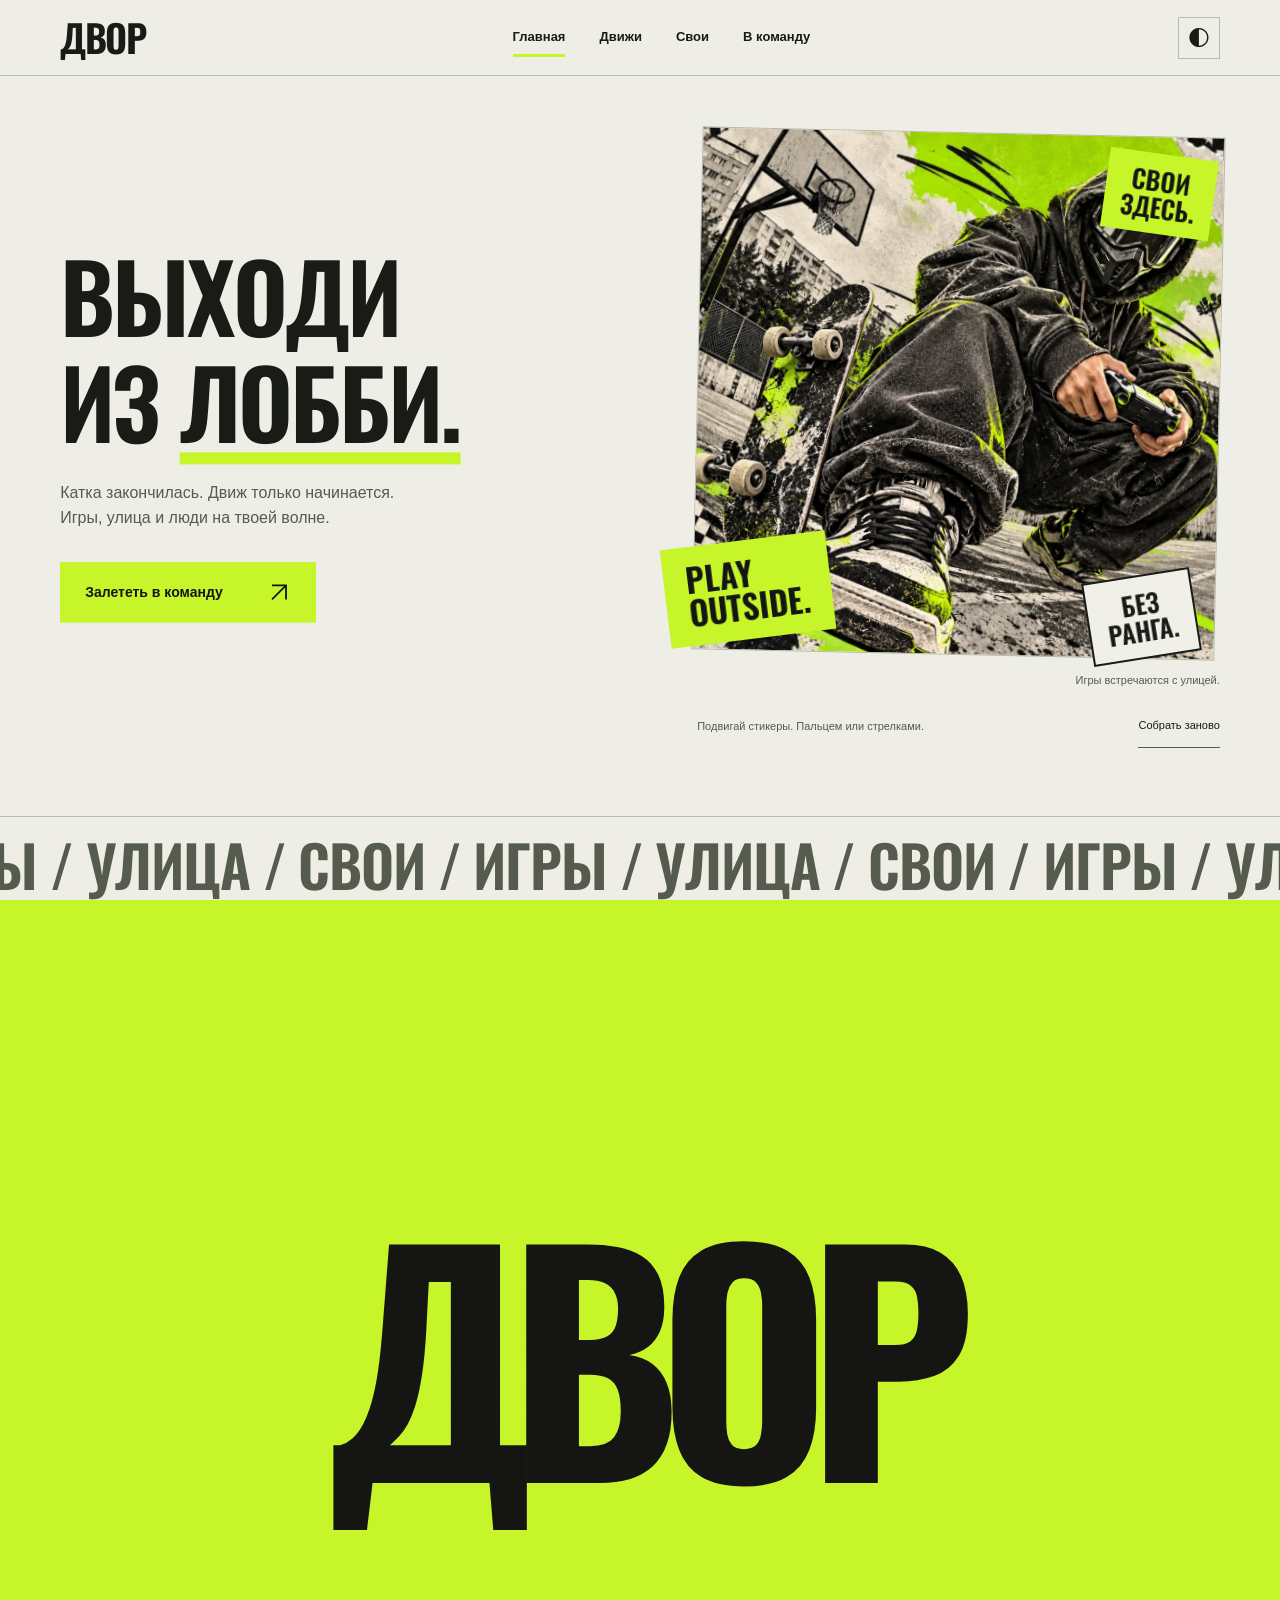
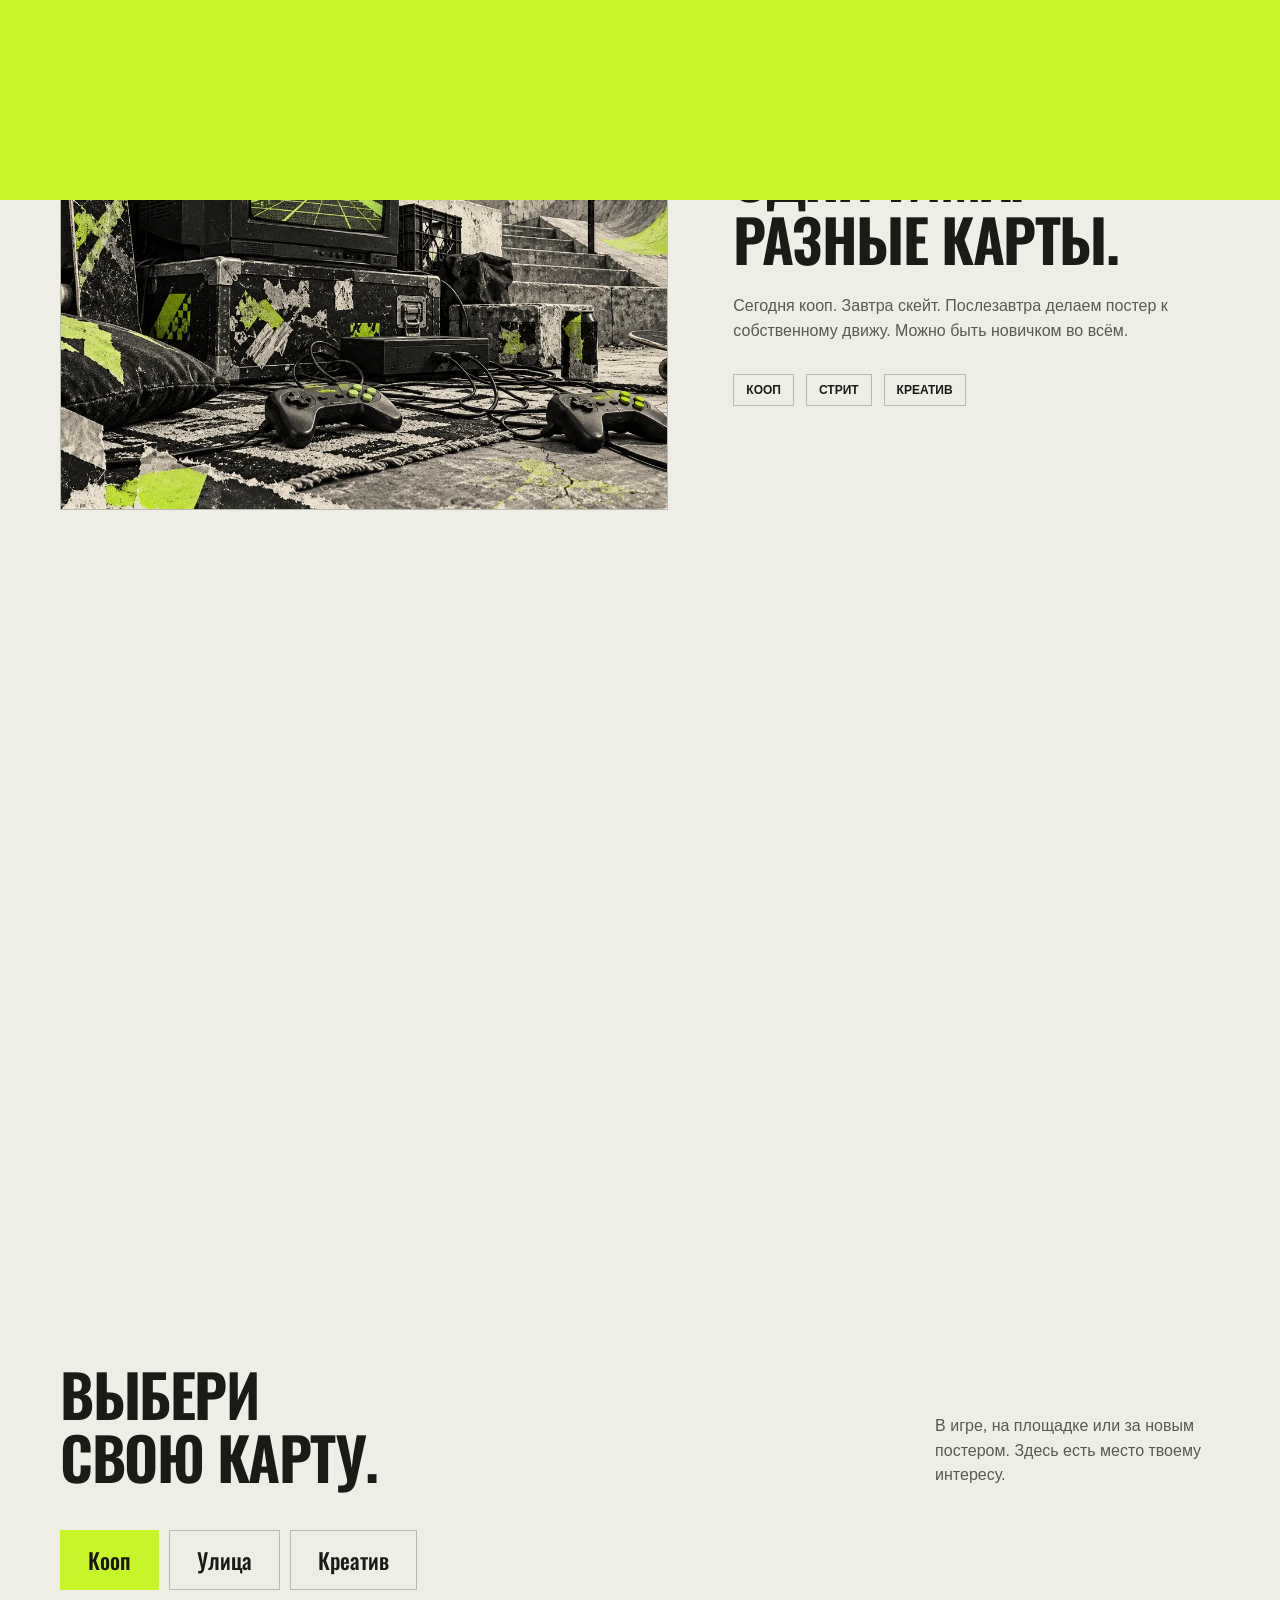
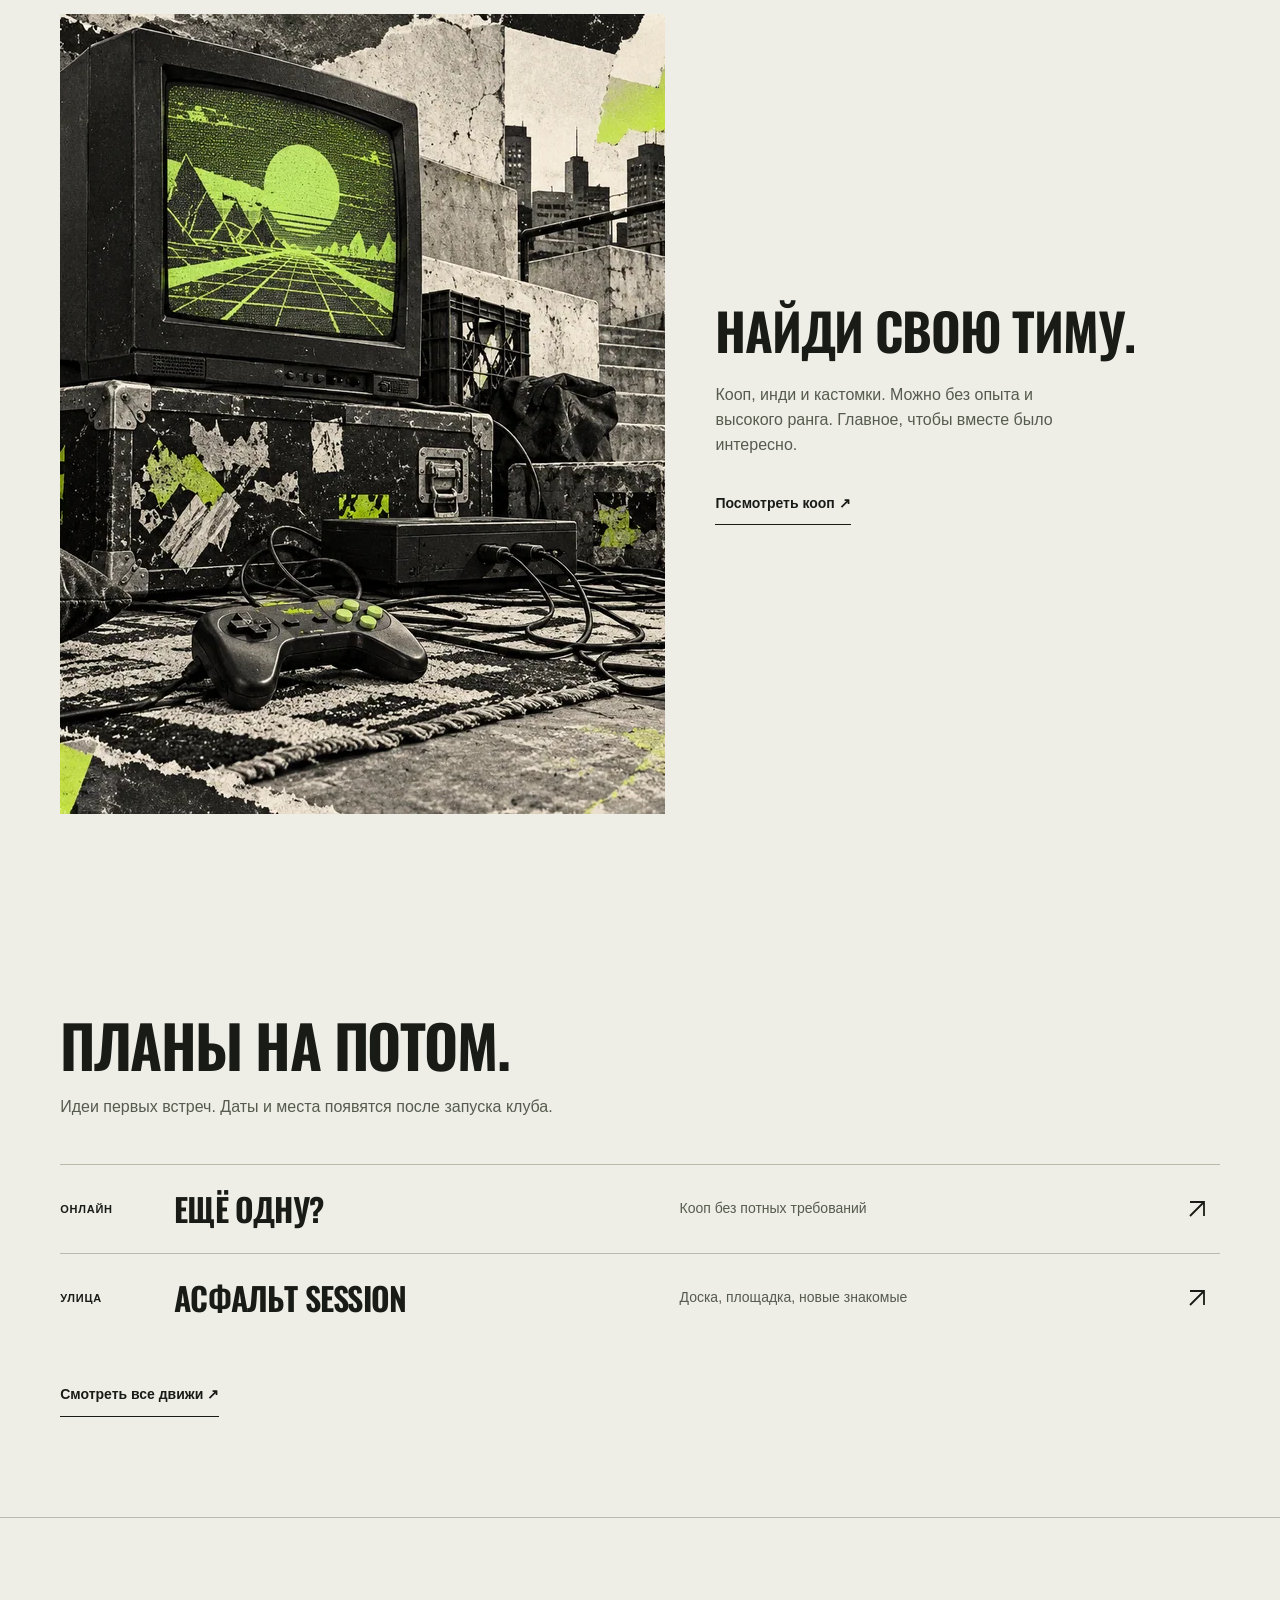
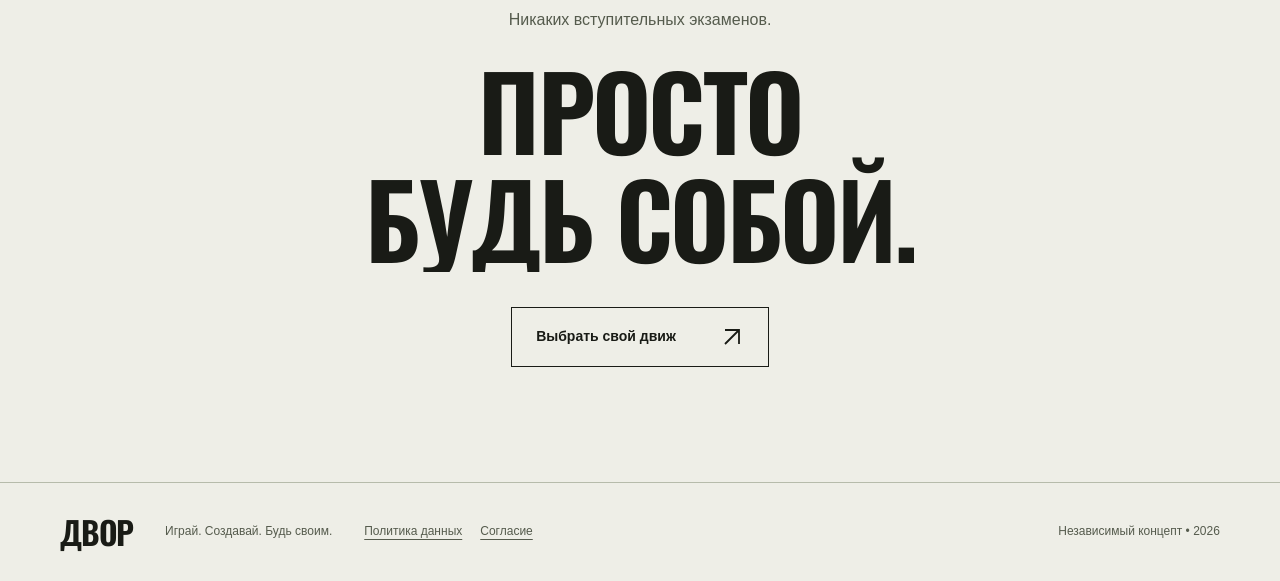
<file: index.html>
<!doctype html><html lang="ru"><head><meta charset="UTF-8"><meta name="viewport" content="width=device-width,initial-scale=1"><meta name="color-scheme" content="dark light"><title>Выходи из лобби. | ДВОР</title><meta name="description" content="ДВОР: уличная культура, игры и своя команда. Выбери движ и найди свой вайб."><meta property="og:title" content="ДВОР. Выходи из лобби."><meta property="og:description" content="Игры. Улица. Свои люди."><meta property="og:type" content="website"><meta property="og:image" content="https://lol734520-rgb.github.io/dvor-club/hero.webp"><link rel="icon" href="favicon.png"><link rel="preload" href="oswald.ttf" as="font" type="font/ttf" crossorigin><link rel="stylesheet" href="styles.css?v=8"><script src="theme.js"></script><script src="gsap.min.js" defer></script><script src="ScrollTrigger.min.js" defer></script><script src="Flip.min.js" defer></script><script src="config.js?v=8" defer></script><script src="app.js?v=8" defer></script></head><body><a class="skip" href="#main">К содержимому</a><header class="header"><a class="wordmark" href="index.html" aria-label="ДВОР, главная"><span class="logo-letter" aria-hidden="true">Д</span><span class="logo-letter" aria-hidden="true">В</span><span class="logo-letter" aria-hidden="true">О</span><span class="logo-letter" aria-hidden="true">Р</span><span class="sr-only">ДВОР</span></a><nav aria-label="Основная навигация"><a href="index.html" aria-current="page">Главная</a><a href="events.html" >Движи</a><a href="crew.html" >Свои</a><a href="join.html" >В команду</a></nav><button class="theme-toggle" aria-label="Переключить тему" title="Переключить тему"><span aria-hidden="true">◐</span></button><button class="menu-toggle" aria-expanded="false" aria-controls="mobile-nav">Меню +</button></header><nav id="mobile-nav" class="mobile-nav" aria-label="Мобильная навигация" hidden><a href="index.html" aria-current="page">Главная</a><a href="events.html" >Движи</a><a href="crew.html" >Свои</a><a href="join.html" >В команду</a></nav><main id="main">
<section class="hero wrap"><div class="hero-copy"><h1><span>ВЫХОДИ</span><span>ИЗ <em>ЛОББИ.</em></span></h1><p class="hero-description">Катка закончилась. Движ только начинается.<br>Игры, улица и люди на твоей волне.</p><a class="button" href="join.html">Залететь в команду <svg class="arrow" viewBox="0 0 24 24" width="24" height="24" fill="none" stroke="currentColor" stroke-width="1.8" aria-hidden="true"><path d="M5 19 19 5M5 5h14v14"/></svg></a></div><div class="hero-stage"><div class="hero-art"><img class="hero-background" src="hero-background-v6.webp" width="1200" height="1200" alt="" fetchpriority="high"><img class="hero-foreground" src="hero-foreground-v6.webp" width="1200" height="1200" alt="Скейтер с контроллером на бетонной площадке, коллаж в уличном стиле" fetchpriority="high"></div><div class="hero-stamp" aria-hidden="true">PLAY<br>OUTSIDE.</div><button class="drag-sticker sticker-team" type="button" aria-label="Стикер Свои здесь. Перетаскивай или двигай стрелками">СВОИ<br>ЗДЕСЬ.</button><button class="drag-sticker sticker-rank" type="button" aria-label="Стикер Без ранга. Перетаскивай или двигай стрелками">БЕЗ<br>РАНГА.</button><span class="hero-art-caption">Игры встречаются с улицей.</span><div class="sticker-tools"><span>Подвигай стикеры. Пальцем или стрелками.</span><button class="sticker-reset" type="button">Собрать заново</button></div></div></section>
<div class="motion-strip" aria-hidden="true"><div class="motion-strip-track"><div class="motion-strip-group"><span class="motion-strip-unit">ИГРЫ / УЛИЦА / СВОИ /&nbsp;</span><span class="motion-strip-unit">ИГРЫ / УЛИЦА / СВОИ /&nbsp;</span><span class="motion-strip-unit">ИГРЫ / УЛИЦА / СВОИ /&nbsp;</span><span class="motion-strip-unit">ИГРЫ / УЛИЦА / СВОИ /&nbsp;</span></div><div class="motion-strip-group"><span class="motion-strip-unit">ИГРЫ / УЛИЦА / СВОИ /&nbsp;</span><span class="motion-strip-unit">ИГРЫ / УЛИЦА / СВОИ /&nbsp;</span><span class="motion-strip-unit">ИГРЫ / УЛИЦА / СВОИ /&nbsp;</span><span class="motion-strip-unit">ИГРЫ / УЛИЦА / СВОИ /&nbsp;</span></div></div></div>
<section class="manifesto wrap reveal"><div class="manifesto-mark" aria-hidden="true">[ Д ]</div><div><h2>ТВОЙ РАНГ<br>НЕ РЕШАЕТ.</h2><p class="large-copy">Решает, с кем ты проводишь время. Собираем место для тех, кому одинаково близки хороший кооп, шумная улица и странные идеи.</p><a class="text-link" href="crew.html">Познакомиться с ДВОРОМ ↗</a></div></section>
<section class="portal-section"><div class="portal-layout wrap"><div class="portal-visual"><img class="portal-court" src="street.webp" width="1200" height="800" loading="lazy" alt="Бетонный двор со скейтом и баскетбольным кольцом"><div class="portal-screen" aria-hidden="true"><img src="coop.webp" width="1200" height="800" loading="lazy" alt=""></div><span class="portal-label" aria-hidden="true">УВИДИМСЯ ВО ДВОРЕ.</span></div><div class="feature-copy"><h2>ОДНА ТИМА.<br>РАЗНЫЕ КАРТЫ.</h2><p>Сегодня кооп. Завтра скейт. Послезавтра делаем постер к собственному движу. Можно быть новичком во всём.</p><div class="tags"><span>КООП</span><span>СТРИТ</span><span>КРЕАТИВ</span></div></div></div></section>
<section class="worlds wrap"><div class="worlds-heading"><h2>ВЫБЕРИ<br>СВОЮ КАРТУ.</h2><p>В игре, на площадке или за новым постером. Здесь есть место твоему интересу.</p></div><div class="vibe-selector" role="group" aria-label="Выбери свой вайб"><button type="button" data-vibe="online" aria-pressed="true">Кооп</button><button type="button" data-vibe="street" aria-pressed="false">Улица</button><button type="button" data-vibe="creative" aria-pressed="false">Креатив</button></div><noscript><p><a class="text-link" href="events.html">Все направления и движи ↗</a></p></noscript><div class="vibe-panel" data-vibe="online"><img src="coop.webp" width="1200" height="800" loading="lazy" alt="Геймпады и ретро-монитор во дворе"><div class="vibe-copy" aria-live="polite"><h3>НАЙДИ СВОЮ ТИМУ.</h3><p>Кооп, инди и кастомки. Можно без опыта и высокого ранга. Главное, чтобы вместе было интересно.</p><a class="text-link" href="events.html#lan">Посмотреть кооп ↗</a></div></div></section>
<section class="home-events wrap reveal"><h2>ПЛАНЫ НА ПОТОМ.</h2><p class="muted">Идеи первых встреч. Даты и места появятся после запуска клуба.</p><a class="event-teaser" href="events.html#lan"><span class="event-kind">Онлайн</span><h3>ЕЩЁ ОДНУ?</h3><span>Кооп без потных требований</span><svg class="arrow" viewBox="0 0 24 24" width="24" height="24" fill="none" stroke="currentColor" stroke-width="1.8" aria-hidden="true"><path d="M5 19 19 5M5 5h14v14"/></svg></a><a class="event-teaser" href="events.html#street"><span class="event-kind">Улица</span><h3>АСФАЛЬТ SESSION</h3><span>Доска, площадка, новые знакомые</span><svg class="arrow" viewBox="0 0 24 24" width="24" height="24" fill="none" stroke="currentColor" stroke-width="1.8" aria-hidden="true"><path d="M5 19 19 5M5 5h14v14"/></svg></a><a class="text-link" href="events.html">Смотреть все движи ↗</a></section>
<section class="closing wrap reveal"><p>Никаких вступительных экзаменов.</p><h2>ПРОСТО<br>БУДЬ СОБОЙ.</h2><a class="button outline" href="events.html">Выбрать свой движ <svg class="arrow" viewBox="0 0 24 24" width="24" height="24" fill="none" stroke="currentColor" stroke-width="1.8" aria-hidden="true"><path d="M5 19 19 5M5 5h14v14"/></svg></a></section></main><dialog class="event-dialog" aria-labelledby="event-dialog-title"><div class="event-sheet"><button class="dialog-close" type="button" autofocus aria-label="Закрыть афишу"><svg viewBox="0 0 24 24" width="24" height="24" stroke="currentColor" fill="none" stroke-width="1.8" aria-hidden="true"><path d="m6 6 12 12M18 6 6 18"/></svg></button><img class="dialog-art" width="1200" height="800" alt=""><div class="dialog-copy"><h2 id="event-dialog-title"></h2><p class="dialog-description"></p><dl><dt>Формат</dt><dd class="dialog-format"></dd><dt>Кому подойдёт</dt><dd class="dialog-for"></dd><dt>Когда и где</dt><dd>Пока это идея встречи. Даты и место появятся после запуска клуба.</dd></dl><a class="button dialog-join" href="join.html">Хочу участвовать <svg class="arrow" viewBox="0 0 24 24" width="24" height="24" fill="none" stroke="currentColor" stroke-width="1.8" aria-hidden="true"><path d="M5 19 19 5M5 5h14v14"/></svg></a><p class="dialog-note">Сейчас можно сохранить черновик заявки на своём устройстве.</p></div></div></dialog><footer class="footer"><a class="wordmark" href="index.html"><span class="logo-letter" aria-hidden="true">Д</span><span class="logo-letter" aria-hidden="true">В</span><span class="logo-letter" aria-hidden="true">О</span><span class="logo-letter" aria-hidden="true">Р</span><span class="sr-only">ДВОР</span></a><p>Играй. Создавай. Будь своим.</p><div class="footer-docs"><a href="privacy.html">Политика данных</a><a href="consent.html">Согласие</a></div><span>Независимый концепт • 2026</span></footer></body></html>
</file>
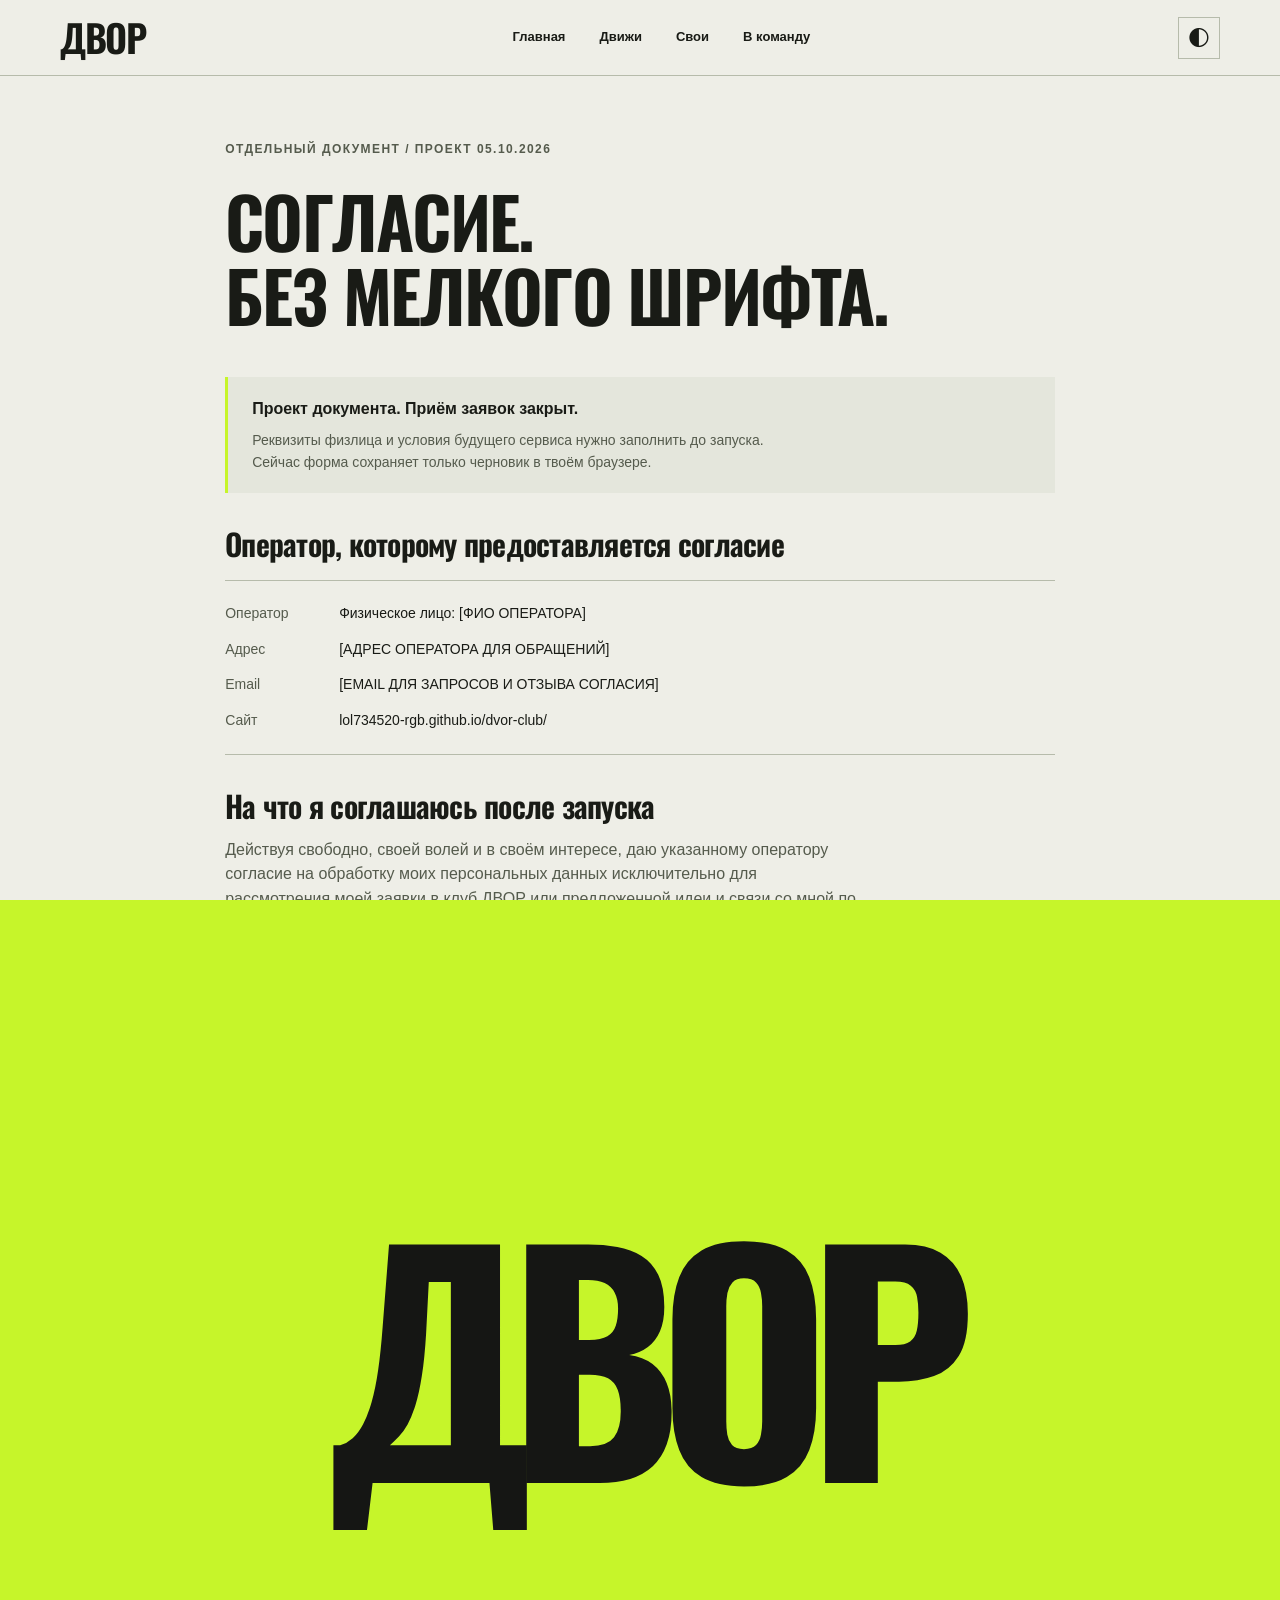
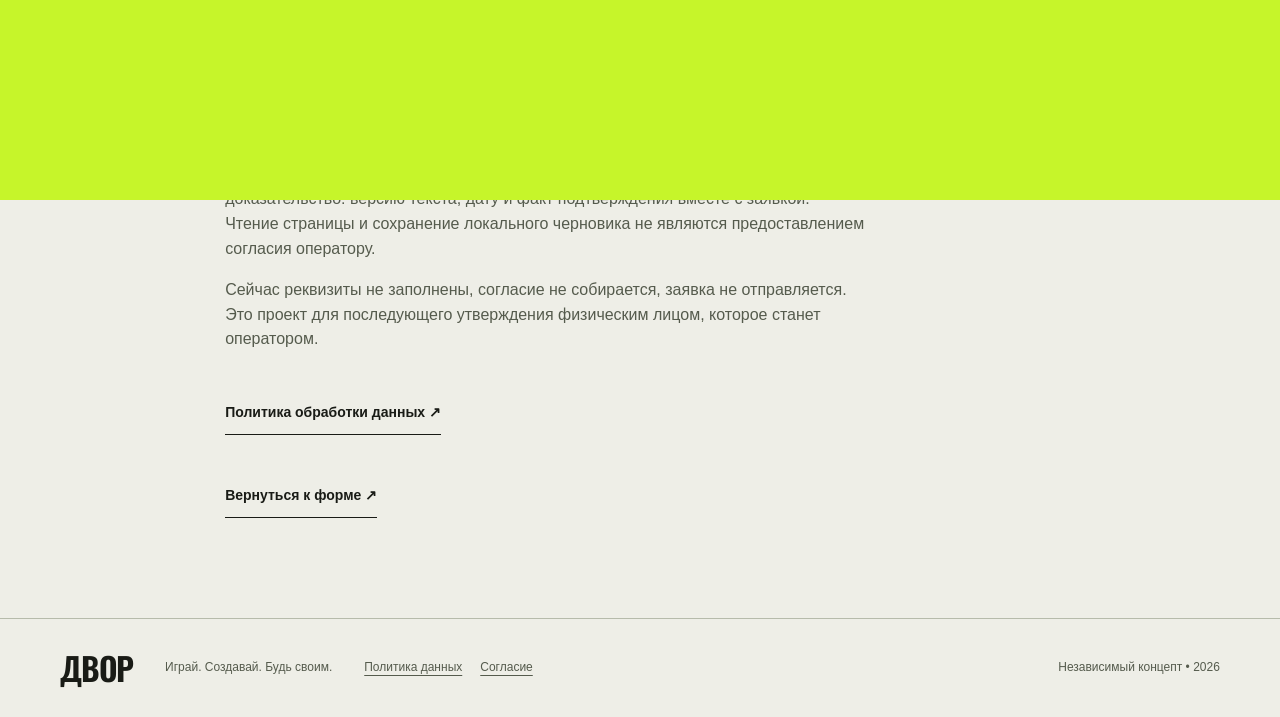
<file: consent.html>
<!doctype html><html lang="ru"><head><meta charset="UTF-8"><meta name="viewport" content="width=device-width,initial-scale=1"><meta name="color-scheme" content="dark light"><title>Согласие на обработку | ДВОР</title><meta name="description" content="ДВОР: уличная культура, игры и своя команда. Выбери движ и найди свой вайб."><meta property="og:title" content="ДВОР. Выходи из лобби."><meta property="og:description" content="Игры. Улица. Свои люди."><meta property="og:type" content="website"><meta property="og:image" content="https://lol734520-rgb.github.io/dvor-club/hero.webp"><link rel="icon" href="favicon.png"><link rel="preload" href="oswald.ttf" as="font" type="font/ttf" crossorigin><link rel="stylesheet" href="styles.css?v=8"><script src="theme.js"></script><script src="gsap.min.js" defer></script><script src="ScrollTrigger.min.js" defer></script><script src="Flip.min.js" defer></script><script src="config.js?v=8" defer></script><script src="app.js?v=8" defer></script></head><body><a class="skip" href="#main">К содержимому</a><header class="header"><a class="wordmark" href="index.html" aria-label="ДВОР, главная"><span class="logo-letter" aria-hidden="true">Д</span><span class="logo-letter" aria-hidden="true">В</span><span class="logo-letter" aria-hidden="true">О</span><span class="logo-letter" aria-hidden="true">Р</span><span class="sr-only">ДВОР</span></a><nav aria-label="Основная навигация"><a href="index.html" >Главная</a><a href="events.html" >Движи</a><a href="crew.html" >Свои</a><a href="join.html" >В команду</a></nav><button class="theme-toggle" aria-label="Переключить тему" title="Переключить тему"><span aria-hidden="true">◐</span></button><button class="menu-toggle" aria-expanded="false" aria-controls="mobile-nav">Меню +</button></header><nav id="mobile-nav" class="mobile-nav" aria-label="Мобильная навигация" hidden><a href="index.html" >Главная</a><a href="events.html" >Движи</a><a href="crew.html" >Свои</a><a href="join.html" >В команду</a></nav><main id="main"><article class="legal wrap"><p class="eyebrow">Отдельный документ / Проект 05.10.2026</p><h1>СОГЛАСИЕ.<br>БЕЗ МЕЛКОГО ШРИФТА.</h1><div class="legal-notice"><strong>Проект документа. Приём заявок закрыт.</strong><p>Реквизиты физлица и условия будущего сервиса нужно заполнить до запуска. Сейчас форма сохраняет только черновик в твоём браузере.</p></div><h2>Оператор, которому предоставляется согласие</h2><dl class="operator-details"><dt>Оператор</dt><dd>Физическое лицо: [ФИО ОПЕРАТОРА]</dd><dt>Адрес</dt><dd>[АДРЕС ОПЕРАТОРА ДЛЯ ОБРАЩЕНИЙ]</dd><dt>Email</dt><dd>[EMAIL ДЛЯ ЗАПРОСОВ И ОТЗЫВА СОГЛАСИЯ]</dd><dt>Сайт</dt><dd>lol734520-rgb.github.io/dvor-club/</dd></dl><h2>На что я соглашаюсь после запуска</h2><p>Действуя свободно, своей волей и в своём интересе, даю указанному оператору согласие на обработку моих персональных данных исключительно для рассмотрения моей заявки в клуб ДВОР или предложенной идеи и связи со мной по этой заявке.</p><p>Перечень данных: ник, публичное имя пользователя в Telegram, выбранный интерес и текст сообщения, если я его заполнил. Оператор также фиксирует версию согласия, факт и время его получения и номер заявки для подтверждения основания обработки.</p><p>Разрешённые действия: сбор, запись, систематизация, накопление, хранение, уточнение, извлечение, использование для рассмотрения и ответа, блокирование, удаление и уничтожение. Способы: автоматизированная обработка и обработка без использования средств автоматизации. База заявок и её резервные копии размещаются в РФ. Привлекаемые обработчики: [ПЕРЕЧЕНЬ И РЕКВИЗИТЫ ЛИБО «НЕ ПРИВЛЕКАЮТСЯ»].</p><h2>Срок и отзыв</h2><p>Предлагаемый срок согласия: до достижения цели, но не более 90 календарных дней с отправки заявки, либо до моего отзыва. Этот срок и фактическое хранение должны быть утверждены оператором до открытия формы. Отзыв направляется на [EMAIL ДЛЯ ЗАПРОСОВ И ОТЗЫВА СОГЛАСИЯ] или по адресу оператора. После отзыва применяются сроки и основания прекращения обработки по статье 21 Закона № 152-ФЗ.</p><h2>Что сюда не входит</h2><p>Согласие не разрешает рекламные рассылки, публикацию моих данных, их продажу, обработку специальных категорий или биометрии. Передача содержимого заявки в Telegram и трансграничная передача этим документом не подключаются. Необходимые основания и условия для такой передачи должны быть определены до её начала.</p><h2>Как подтверждается согласие</h2><p>После открытия приёма согласие подтверждается отдельной, заранее не отмеченной галочкой и нажатием «Отправить заявку». Сервер должен сохранять доказательство: версию текста, дату и факт подтверждения вместе с заявкой. Чтение страницы и сохранение локального черновика не являются предоставлением согласия оператору.</p><p>Сейчас реквизиты не заполнены, согласие не собирается, заявка не отправляется. Это проект для последующего утверждения физическим лицом, которое станет оператором.</p><a class="text-link" href="privacy.html">Политика обработки данных ↗</a><br><a class="text-link" href="join.html">Вернуться к форме ↗</a></article></main><dialog class="event-dialog" aria-labelledby="event-dialog-title"><div class="event-sheet"><button class="dialog-close" type="button" autofocus aria-label="Закрыть афишу"><svg viewBox="0 0 24 24" width="24" height="24" stroke="currentColor" fill="none" stroke-width="1.8" aria-hidden="true"><path d="m6 6 12 12M18 6 6 18"/></svg></button><img class="dialog-art" width="1200" height="800" alt=""><div class="dialog-copy"><h2 id="event-dialog-title"></h2><p class="dialog-description"></p><dl><dt>Формат</dt><dd class="dialog-format"></dd><dt>Кому подойдёт</dt><dd class="dialog-for"></dd><dt>Когда и где</dt><dd>Пока это идея встречи. Даты и место появятся после запуска клуба.</dd></dl><a class="button dialog-join" href="join.html">Хочу участвовать <svg class="arrow" viewBox="0 0 24 24" width="24" height="24" fill="none" stroke="currentColor" stroke-width="1.8" aria-hidden="true"><path d="M5 19 19 5M5 5h14v14"/></svg></a><p class="dialog-note">Сейчас можно сохранить черновик заявки на своём устройстве.</p></div></div></dialog><footer class="footer"><a class="wordmark" href="index.html"><span class="logo-letter" aria-hidden="true">Д</span><span class="logo-letter" aria-hidden="true">В</span><span class="logo-letter" aria-hidden="true">О</span><span class="logo-letter" aria-hidden="true">Р</span><span class="sr-only">ДВОР</span></a><p>Играй. Создавай. Будь своим.</p><div class="footer-docs"><a href="privacy.html">Политика данных</a><a href="consent.html">Согласие</a></div><span>Независимый концепт • 2026</span></footer></body></html>
</file>
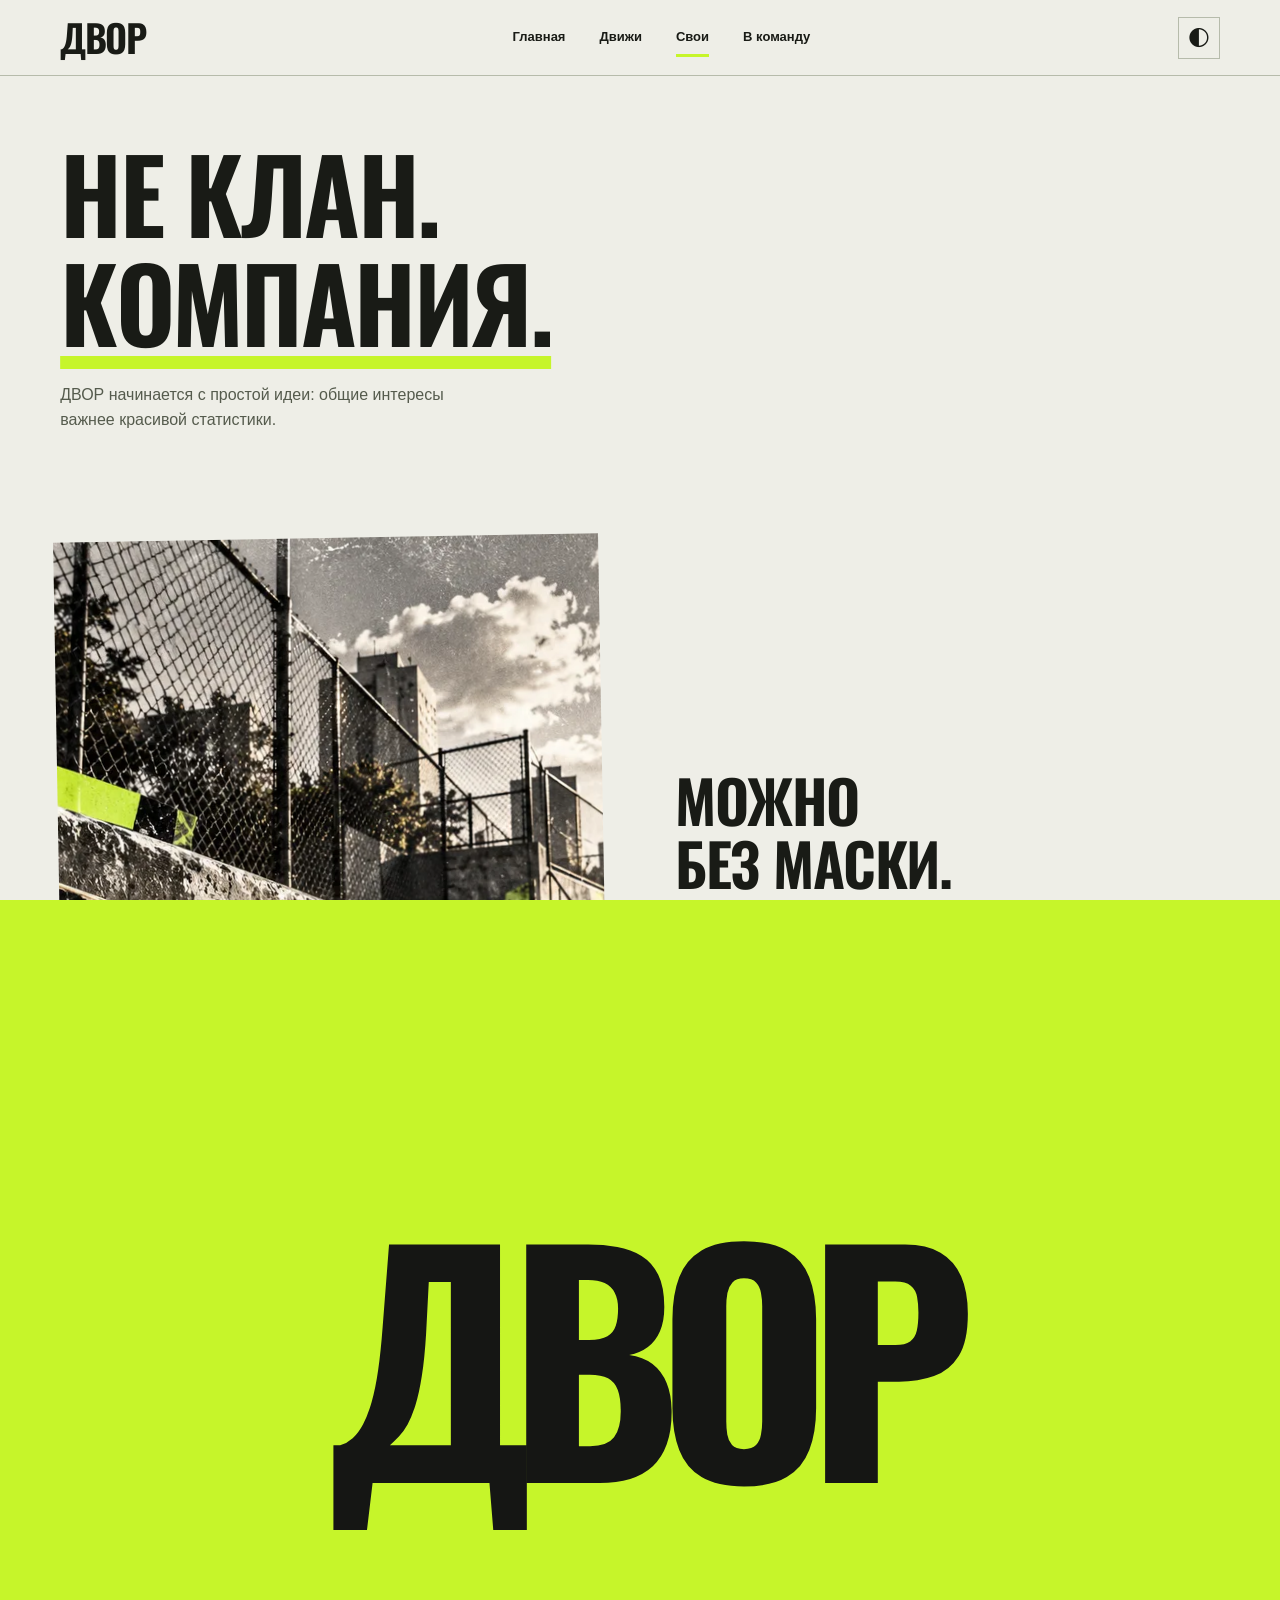
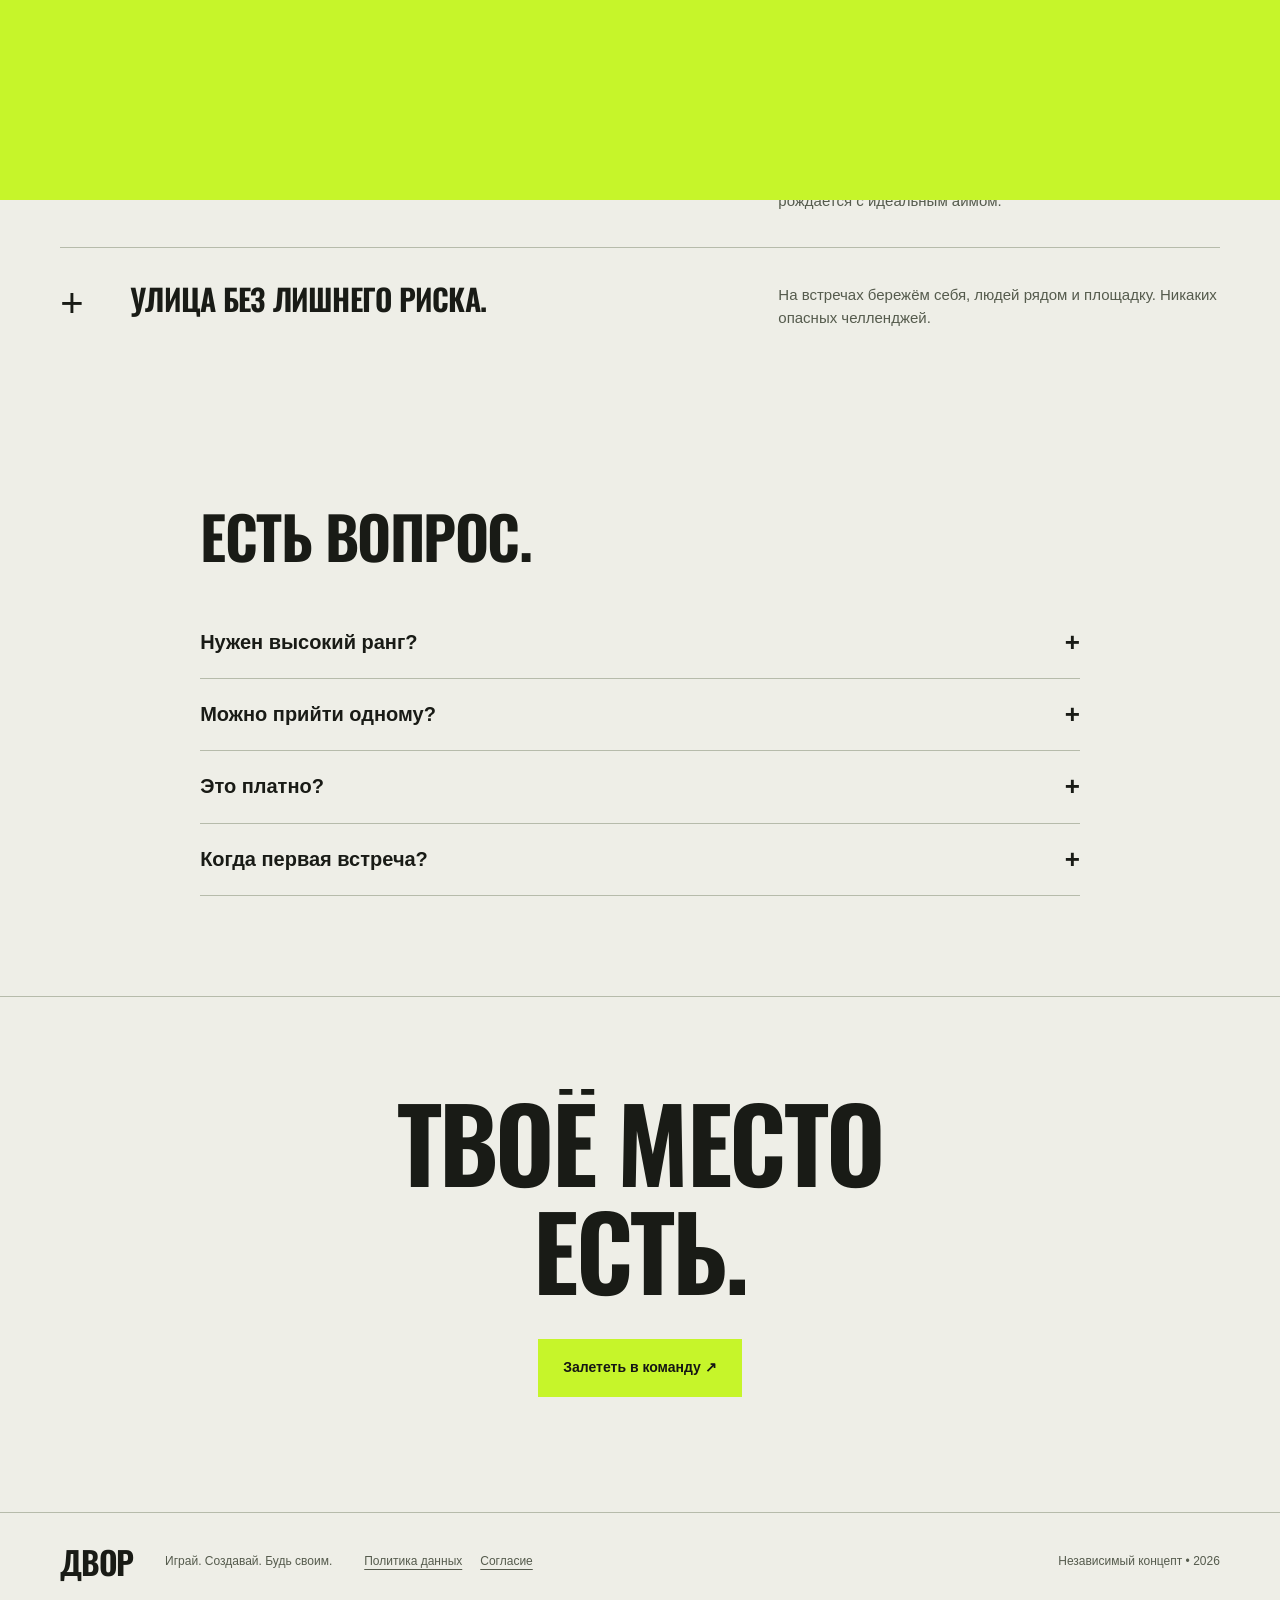
<file: crew.html>
<!doctype html><html lang="ru"><head><meta charset="UTF-8"><meta name="viewport" content="width=device-width,initial-scale=1"><meta name="color-scheme" content="dark light"><title>Свои | ДВОР</title><meta name="description" content="ДВОР: уличная культура, игры и своя команда. Выбери движ и найди свой вайб."><meta property="og:title" content="ДВОР. Выходи из лобби."><meta property="og:description" content="Игры. Улица. Свои люди."><meta property="og:type" content="website"><meta property="og:image" content="https://lol734520-rgb.github.io/dvor-club/hero.webp"><link rel="icon" href="favicon.png"><link rel="preload" href="oswald.ttf" as="font" type="font/ttf" crossorigin><link rel="stylesheet" href="styles.css?v=8"><script src="theme.js"></script><script src="gsap.min.js" defer></script><script src="ScrollTrigger.min.js" defer></script><script src="Flip.min.js" defer></script><script src="config.js?v=8" defer></script><script src="app.js?v=8" defer></script></head><body><a class="skip" href="#main">К содержимому</a><header class="header"><a class="wordmark" href="index.html" aria-label="ДВОР, главная"><span class="logo-letter" aria-hidden="true">Д</span><span class="logo-letter" aria-hidden="true">В</span><span class="logo-letter" aria-hidden="true">О</span><span class="logo-letter" aria-hidden="true">Р</span><span class="sr-only">ДВОР</span></a><nav aria-label="Основная навигация"><a href="index.html" >Главная</a><a href="events.html" >Движи</a><a href="crew.html" aria-current="page">Свои</a><a href="join.html" >В команду</a></nav><button class="theme-toggle" aria-label="Переключить тему" title="Переключить тему"><span aria-hidden="true">◐</span></button><button class="menu-toggle" aria-expanded="false" aria-controls="mobile-nav">Меню +</button></header><nav id="mobile-nav" class="mobile-nav" aria-label="Мобильная навигация" hidden><a href="index.html" >Главная</a><a href="events.html" >Движи</a><a href="crew.html" aria-current="page">Свои</a><a href="join.html" >В команду</a></nav><main id="main"><section class="page-intro wrap"><h1>НЕ КЛАН.<br><em>КОМПАНИЯ.</em></h1><p>ДВОР начинается с простой идеи: общие интересы важнее красивой статистики.</p></section><section class="crew-story wrap reveal"><img src="street.webp" width="1200" height="800" alt="Скейтборд во дворе у баскетбольной площадки" loading="lazy"><div><h2>МОЖНО<br>БЕЗ МАСКИ.</h2><p class="large-copy">Не нужно казаться круче. Можно проиграть катку, не знать ни одного трюка и прийти просто познакомиться.</p><p>Это новый концепт клуба. Команда и реальные встречи ещё впереди. А настроение уже здесь.</p></div></section><section class="rules wrap"><h2 class="reveal">ТАК У НАС ПРИНЯТО.</h2><div class="rule reveal"><span aria-hidden="true">+</span><h3>УВАЖЕНИЕ ВМЕСТО ТОКСИЧНОСТИ.</h3><p>Шутим вместе, а не за чей-то счёт. Травля, дискриминация и давление не проходят.</p></div><div class="rule reveal"><span aria-hidden="true">+</span><h3>НОВИЧОК ТОЖЕ СВОЙ.</h3><p>Объясни механику. Поддержи первую попытку. Никто не рождается с идеальным аимом.</p></div><div class="rule reveal"><span aria-hidden="true">+</span><h3>УЛИЦА БЕЗ ЛИШНЕГО РИСКА.</h3><p>На встречах бережём себя, людей рядом и площадку. Никаких опасных челленджей.</p></div></section><section class="faq wrap reveal"><h2>ЕСТЬ ВОПРОС.</h2><details><summary>Нужен высокий ранг?<span aria-hidden="true">+</span></summary><p>Нет. Здесь важнее интерес к игре и уважение к другим. Для будущих встреч подберём удобный формат.</p></details><details><summary>Можно прийти одному?<span aria-hidden="true">+</span></summary><p>Да. Идея ДВОРА как раз в том, чтобы знакомиться. Готовая команда не нужна.</p></details><details><summary>Это платно?<span aria-hidden="true">+</span></summary><p>Заявка бесплатная. Если у будущего события появятся расходы, они будут указаны заранее.</p></details><details><summary>Когда первая встреча?<span aria-hidden="true">+</span></summary><p>Расписание пока не объявлено. Движи на сайте показывают идеи, которые можно собрать после запуска клуба.</p></details></section><section class="closing wrap reveal"><h2>ТВОЁ МЕСТО<br>ЕСТЬ.</h2><a class="button" href="join.html">Залететь в команду ↗</a></section></main><dialog class="event-dialog" aria-labelledby="event-dialog-title"><div class="event-sheet"><button class="dialog-close" type="button" autofocus aria-label="Закрыть афишу"><svg viewBox="0 0 24 24" width="24" height="24" stroke="currentColor" fill="none" stroke-width="1.8" aria-hidden="true"><path d="m6 6 12 12M18 6 6 18"/></svg></button><img class="dialog-art" width="1200" height="800" alt=""><div class="dialog-copy"><h2 id="event-dialog-title"></h2><p class="dialog-description"></p><dl><dt>Формат</dt><dd class="dialog-format"></dd><dt>Кому подойдёт</dt><dd class="dialog-for"></dd><dt>Когда и где</dt><dd>Пока это идея встречи. Даты и место появятся после запуска клуба.</dd></dl><a class="button dialog-join" href="join.html">Хочу участвовать <svg class="arrow" viewBox="0 0 24 24" width="24" height="24" fill="none" stroke="currentColor" stroke-width="1.8" aria-hidden="true"><path d="M5 19 19 5M5 5h14v14"/></svg></a><p class="dialog-note">Сейчас можно сохранить черновик заявки на своём устройстве.</p></div></div></dialog><footer class="footer"><a class="wordmark" href="index.html"><span class="logo-letter" aria-hidden="true">Д</span><span class="logo-letter" aria-hidden="true">В</span><span class="logo-letter" aria-hidden="true">О</span><span class="logo-letter" aria-hidden="true">Р</span><span class="sr-only">ДВОР</span></a><p>Играй. Создавай. Будь своим.</p><div class="footer-docs"><a href="privacy.html">Политика данных</a><a href="consent.html">Согласие</a></div><span>Независимый концепт • 2026</span></footer></body></html>
</file>
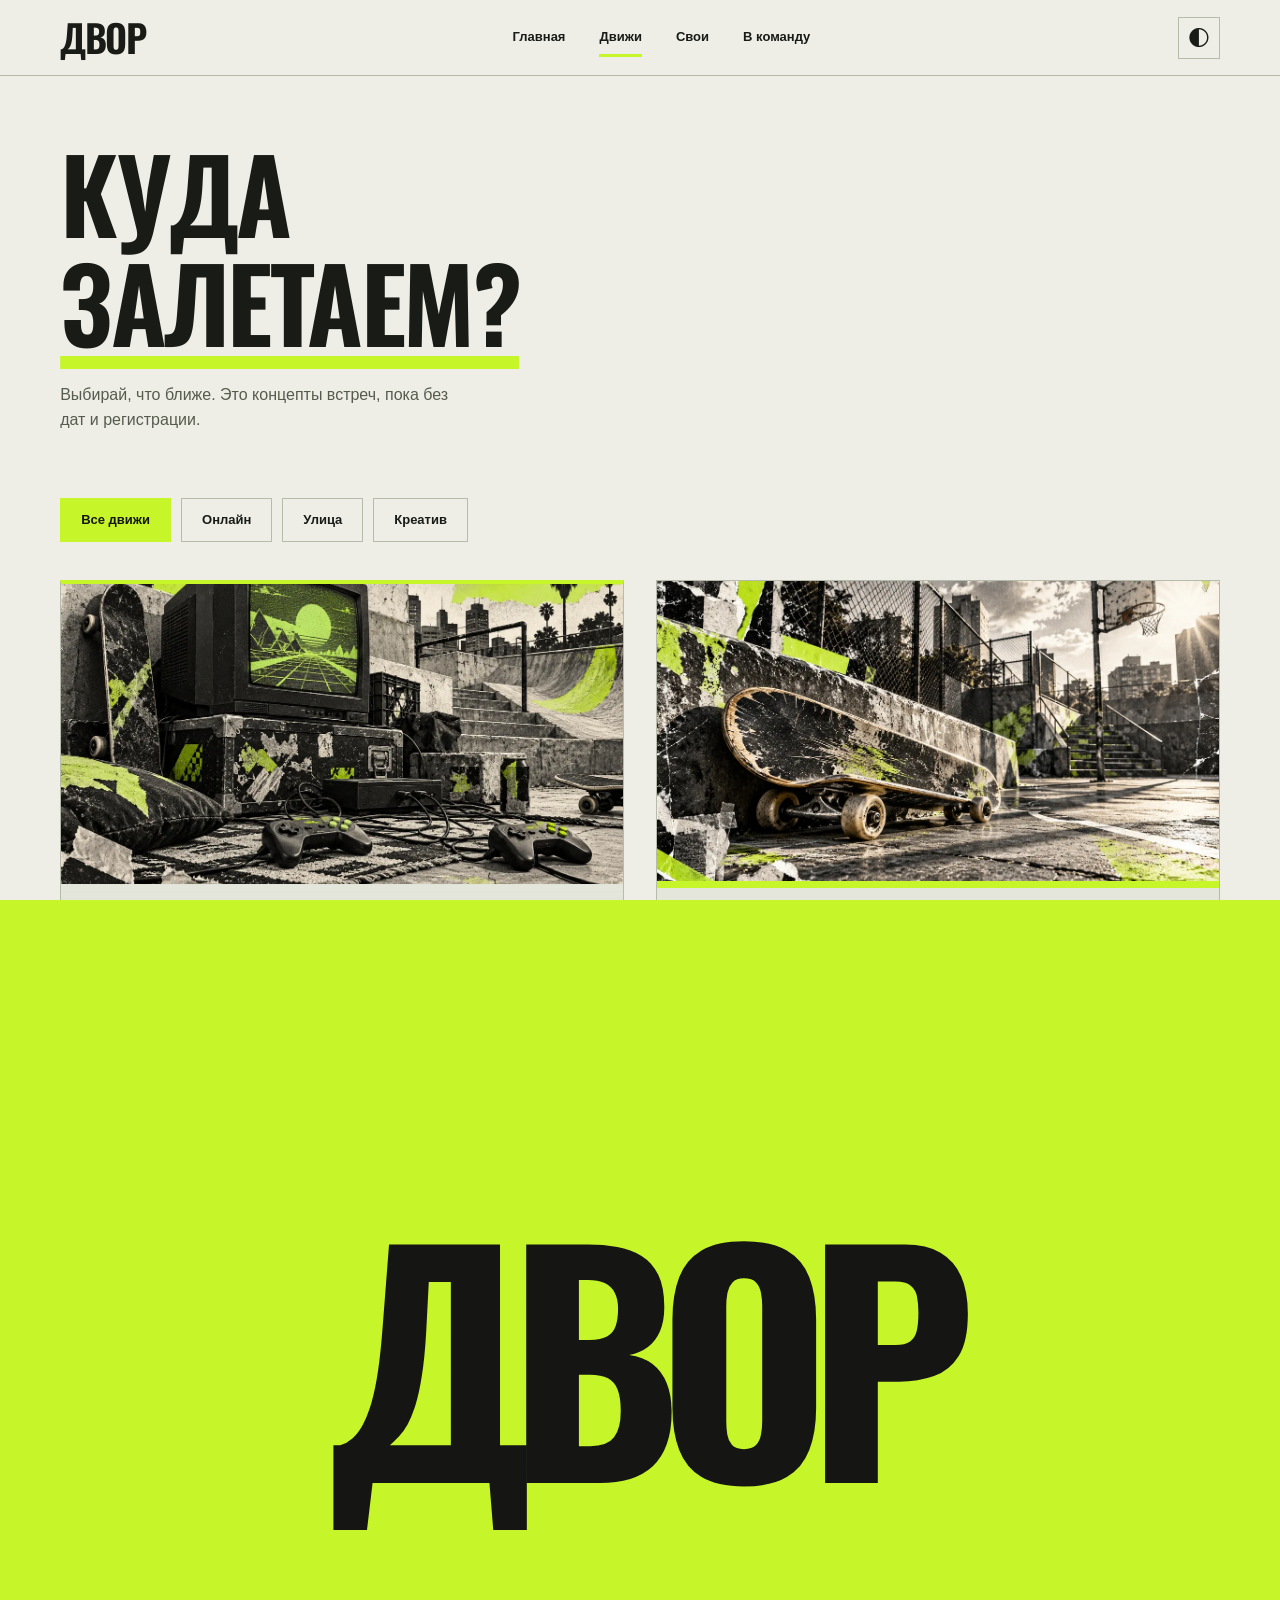
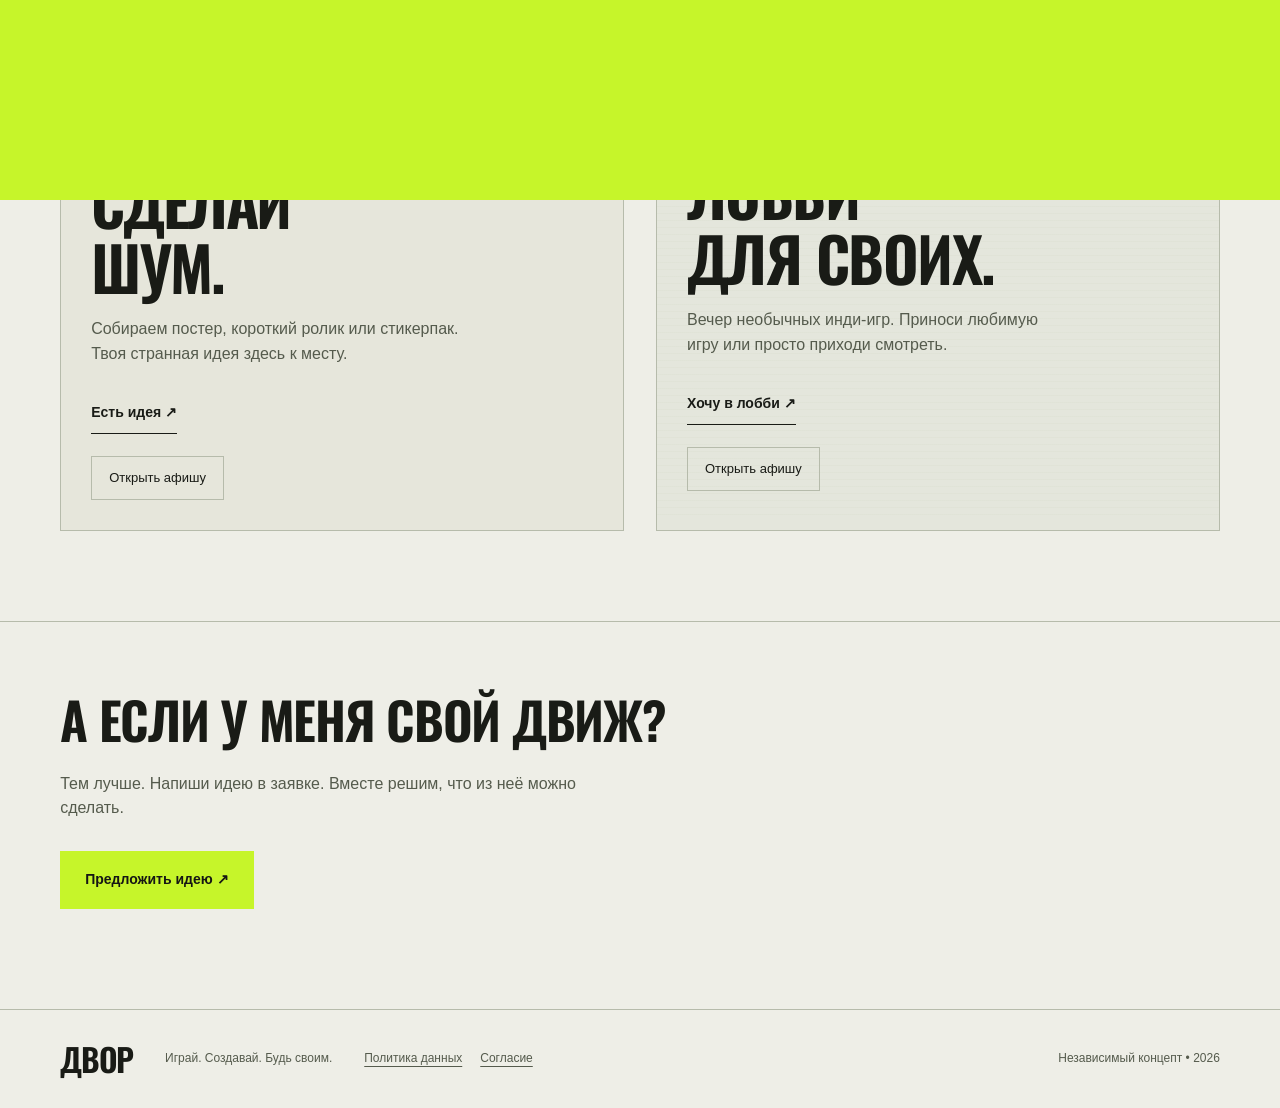
<file: events.html>
<!doctype html><html lang="ru"><head><meta charset="UTF-8"><meta name="viewport" content="width=device-width,initial-scale=1"><meta name="color-scheme" content="dark light"><title>Движи | ДВОР</title><meta name="description" content="ДВОР: уличная культура, игры и своя команда. Выбери движ и найди свой вайб."><meta property="og:title" content="ДВОР. Выходи из лобби."><meta property="og:description" content="Игры. Улица. Свои люди."><meta property="og:type" content="website"><meta property="og:image" content="https://lol734520-rgb.github.io/dvor-club/hero.webp"><link rel="icon" href="favicon.png"><link rel="preload" href="oswald.ttf" as="font" type="font/ttf" crossorigin><link rel="stylesheet" href="styles.css?v=8"><script src="theme.js"></script><script src="gsap.min.js" defer></script><script src="ScrollTrigger.min.js" defer></script><script src="Flip.min.js" defer></script><script src="config.js?v=8" defer></script><script src="app.js?v=8" defer></script></head><body><a class="skip" href="#main">К содержимому</a><header class="header"><a class="wordmark" href="index.html" aria-label="ДВОР, главная"><span class="logo-letter" aria-hidden="true">Д</span><span class="logo-letter" aria-hidden="true">В</span><span class="logo-letter" aria-hidden="true">О</span><span class="logo-letter" aria-hidden="true">Р</span><span class="sr-only">ДВОР</span></a><nav aria-label="Основная навигация"><a href="index.html" >Главная</a><a href="events.html" aria-current="page">Движи</a><a href="crew.html" >Свои</a><a href="join.html" >В команду</a></nav><button class="theme-toggle" aria-label="Переключить тему" title="Переключить тему"><span aria-hidden="true">◐</span></button><button class="menu-toggle" aria-expanded="false" aria-controls="mobile-nav">Меню +</button></header><nav id="mobile-nav" class="mobile-nav" aria-label="Мобильная навигация" hidden><a href="index.html" >Главная</a><a href="events.html" aria-current="page">Движи</a><a href="crew.html" >Свои</a><a href="join.html" >В команду</a></nav><main id="main"><section class="page-intro wrap"><h1>КУДА<br><em>ЗАЛЕТАЕМ?</em></h1><p>Выбирай, что ближе. Это концепты встреч, пока без дат и регистрации.</p></section><section class="wrap event-section"><div class="filters" role="group" aria-label="Фильтр движей"><button data-filter="all" aria-pressed="true">Все движи</button><button data-filter="online" aria-pressed="false">Онлайн</button><button data-filter="street" aria-pressed="false">Улица</button><button data-filter="creative" aria-pressed="false">Креатив</button></div><p id="filter-status" class="sr-only" aria-live="polite"></p><div class="event-grid">
<article class="event-poster reveal" id="lan" data-kind="online"><img src="coop.webp" width="1200" height="800" alt="Геймпады и ретро-монитор в уличной игровой зоне" loading="lazy"><div class="poster-copy"><span class="event-kind">Онлайн • Идея встречи</span><h2>ЕЩЁ<br>ОДНУ?</h2><p>Кооп, кастомки и случайные тиммейты. Можно без опыта, главное без токсичности.</p><a class="text-link" href="join.html?interest=online">Мне интересно ↗</a><button class="event-details" type="button" data-event-details>Открыть афишу</button></div></article>
<article class="event-poster reveal" id="street" data-kind="street"><img src="street.webp" width="1200" height="800" alt="Скейтборд на бетонной площадке" loading="lazy"><div class="poster-copy"><span class="event-kind">Улица • Идея встречи</span><h2>АСФАЛЬТ<br>SESSION.</h2><p>Лёгкая скейт-сессия и встреча на площадке. Без соревнований и обязательных трюков.</p><a class="text-link" href="join.html?interest=street">Я за улицу ↗</a><button class="event-details" type="button" data-event-details>Открыть афишу</button></div></article>
<article class="event-poster reveal" id="remix" data-kind="creative"><img src="creative.webp" width="1200" height="800" loading="lazy" alt="Бумажный коллаж, стикеры и инструменты для творчества"><div class="poster-copy"><span class="event-kind">Креатив • Идея встречи</span><h2>СДЕЛАЙ<br>ШУМ.</h2><p>Собираем постер, короткий ролик или стикерпак. Твоя странная идея здесь к месту.</p><a class="text-link" href="join.html?interest=creative">Есть идея ↗</a><button class="event-details" type="button" data-event-details>Открыть афишу</button></div></article>
<article class="event-poster typographic inverse reveal" id="coop" data-kind="online"><div class="type-art" aria-hidden="true">NO<br>RANK.<br>JUST FUN.</div><div class="poster-copy"><span class="event-kind">Онлайн • Идея встречи</span><h2>ЛОББИ<br>ДЛЯ СВОИХ.</h2><p>Вечер необычных инди-игр. Приноси любимую игру или просто приходи смотреть.</p><a class="text-link" href="join.html?interest=online">Хочу в лобби ↗</a><button class="event-details" type="button" data-event-details>Открыть афишу</button></div></article>
</div></section><section class="note wrap reveal"><h2>А ЕСЛИ У МЕНЯ СВОЙ ДВИЖ?</h2><p>Тем лучше. Напиши идею в заявке. Вместе решим, что из неё можно сделать.</p><a class="button" href="join.html?interest=creative">Предложить идею ↗</a></section></main><dialog class="event-dialog" aria-labelledby="event-dialog-title"><div class="event-sheet"><button class="dialog-close" type="button" autofocus aria-label="Закрыть афишу"><svg viewBox="0 0 24 24" width="24" height="24" stroke="currentColor" fill="none" stroke-width="1.8" aria-hidden="true"><path d="m6 6 12 12M18 6 6 18"/></svg></button><img class="dialog-art" width="1200" height="800" alt=""><div class="dialog-copy"><h2 id="event-dialog-title"></h2><p class="dialog-description"></p><dl><dt>Формат</dt><dd class="dialog-format"></dd><dt>Кому подойдёт</dt><dd class="dialog-for"></dd><dt>Когда и где</dt><dd>Пока это идея встречи. Даты и место появятся после запуска клуба.</dd></dl><a class="button dialog-join" href="join.html">Хочу участвовать <svg class="arrow" viewBox="0 0 24 24" width="24" height="24" fill="none" stroke="currentColor" stroke-width="1.8" aria-hidden="true"><path d="M5 19 19 5M5 5h14v14"/></svg></a><p class="dialog-note">Сейчас можно сохранить черновик заявки на своём устройстве.</p></div></div></dialog><footer class="footer"><a class="wordmark" href="index.html"><span class="logo-letter" aria-hidden="true">Д</span><span class="logo-letter" aria-hidden="true">В</span><span class="logo-letter" aria-hidden="true">О</span><span class="logo-letter" aria-hidden="true">Р</span><span class="sr-only">ДВОР</span></a><p>Играй. Создавай. Будь своим.</p><div class="footer-docs"><a href="privacy.html">Политика данных</a><a href="consent.html">Согласие</a></div><span>Независимый концепт • 2026</span></footer></body></html>
</file>
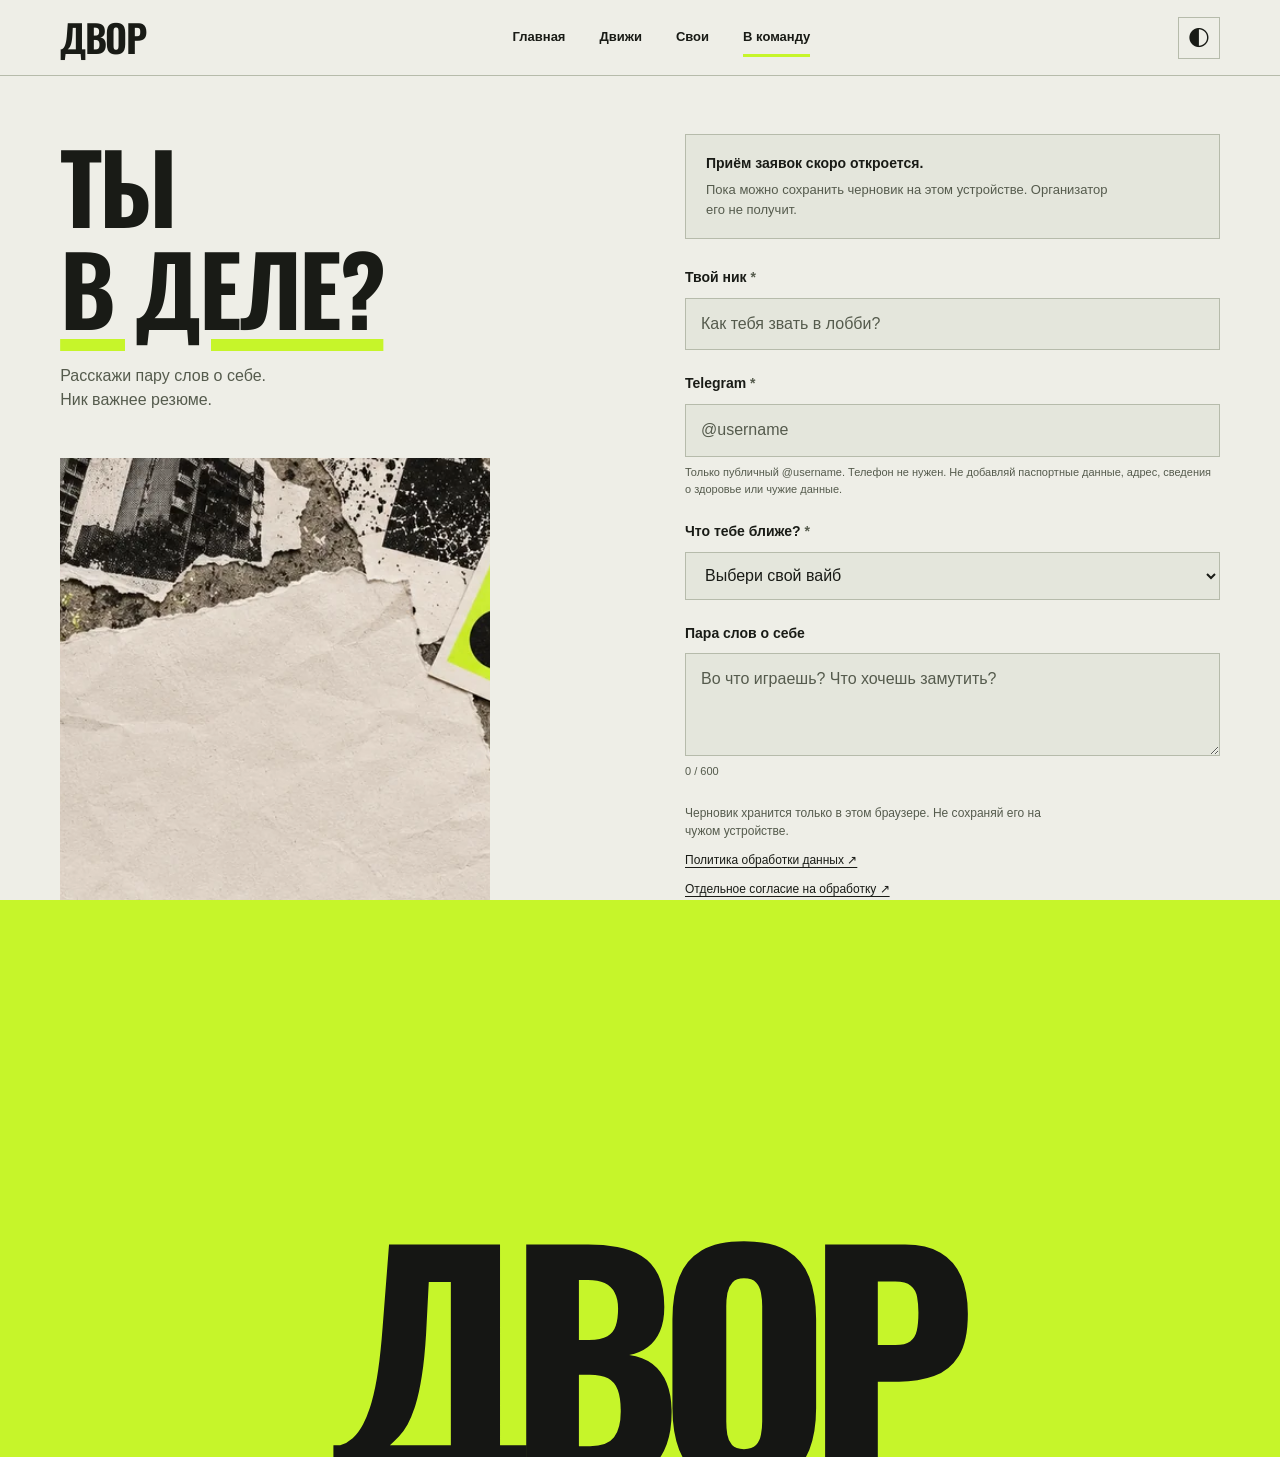
<file: join.html>
<!doctype html><html lang="ru"><head><meta charset="UTF-8"><meta name="viewport" content="width=device-width,initial-scale=1"><meta name="color-scheme" content="dark light"><title>В команду | ДВОР</title><meta name="description" content="ДВОР: уличная культура, игры и своя команда. Выбери движ и найди свой вайб."><meta property="og:title" content="ДВОР. Выходи из лобби."><meta property="og:description" content="Игры. Улица. Свои люди."><meta property="og:type" content="website"><meta property="og:image" content="https://lol734520-rgb.github.io/dvor-club/hero.webp"><link rel="icon" href="favicon.png"><link rel="preload" href="oswald.ttf" as="font" type="font/ttf" crossorigin><link rel="stylesheet" href="styles.css?v=8"><script src="theme.js"></script><script src="gsap.min.js" defer></script><script src="ScrollTrigger.min.js" defer></script><script src="Flip.min.js" defer></script><script src="config.js?v=8" defer></script><script src="app.js?v=8" defer></script></head><body><a class="skip" href="#main">К содержимому</a><header class="header"><a class="wordmark" href="index.html" aria-label="ДВОР, главная"><span class="logo-letter" aria-hidden="true">Д</span><span class="logo-letter" aria-hidden="true">В</span><span class="logo-letter" aria-hidden="true">О</span><span class="logo-letter" aria-hidden="true">Р</span><span class="sr-only">ДВОР</span></a><nav aria-label="Основная навигация"><a href="index.html" >Главная</a><a href="events.html" >Движи</a><a href="crew.html" >Свои</a><a href="join.html" aria-current="page">В команду</a></nav><button class="theme-toggle" aria-label="Переключить тему" title="Переключить тему"><span aria-hidden="true">◐</span></button><button class="menu-toggle" aria-expanded="false" aria-controls="mobile-nav">Меню +</button></header><nav id="mobile-nav" class="mobile-nav" aria-label="Мобильная навигация" hidden><a href="index.html" >Главная</a><a href="events.html" >Движи</a><a href="crew.html" >Свои</a><a href="join.html" aria-current="page">В команду</a></nav><main id="main"><section class="join-layout wrap"><div class="join-heading"><h1>ТЫ<br><em>В ДЕЛЕ?</em></h1><p>Расскажи пару слов о себе.<br>Ник важнее резюме.</p><div class="join-art"><img src="creative.webp" width="1200" height="800" alt="Рабочий стол с бумажными коллажами, камерой и стикерами"></div></div><div class="form-panel"><div class="form-notice" id="form-notice"><strong>Приём заявок скоро откроется.</strong><p>Пока можно сохранить черновик на этом устройстве. Организатор его не получит.</p></div><form id="join-form"><div class="form-row"><label for="nickname">Твой ник <span>*</span></label><input id="nickname" name="nickname" placeholder="Как тебя звать в лобби?" minlength="2" maxlength="40" required autocomplete="nickname"></div><div class="form-row"><label for="telegram">Telegram <span>*</span></label><input id="telegram" name="telegram" placeholder="@username" pattern="@[A-Za-z][A-Za-z0-9_]{4,31}" title="Имя в Telegram: @ и от 5 до 32 латинских букв, цифр или подчёркиваний" maxlength="33" required autocomplete="off" autocapitalize="none" spellcheck="false"><small>Только публичный @username. Телефон не нужен. Не добавляй паспортные данные, адрес, сведения о здоровье или чужие данные.</small></div><div class="form-row"><label for="interest">Что тебе ближе? <span>*</span></label><select id="interest" name="interest" required><option value="">Выбери свой вайб</option><option value="online">Игры и кооп</option><option value="street">Скейт и улица</option><option value="creative">Креатив и свои идеи</option><option value="all">Всё сразу</option></select></div><div class="form-row"><label for="message">Пара слов о себе</label><textarea id="message" name="message" rows="3" maxlength="600" placeholder="Во что играешь? Что хочешь замутить?"></textarea><small><span id="message-count">0</span> / 600</small></div><div class="honeypot" aria-hidden="true"><label for="website">Website</label><input id="website" name="website" tabindex="-1" autocomplete="off"></div><div class="form-docs"><p>Черновик хранится только в этом браузере. Не сохраняй его на чужом устройстве.</p><a href="privacy.html">Политика обработки данных ↗</a><a href="consent.html">Отдельное согласие на обработку ↗</a></div><label class="consent" id="consent-row" hidden><input type="checkbox" name="consent" id="consent"><span>Даю <a href="consent.html">согласие на обработку персональных данных</a> для рассмотрения моей заявки.</span></label><button class="button submit" type="submit">Сохранить черновик <svg class="arrow" viewBox="0 0 24 24" width="24" height="24" fill="none" stroke="currentColor" stroke-width="1.8" aria-hidden="true"><path d="M5 19 19 5M5 5h14v14"/></svg></button><div id="form-status" role="status" aria-live="polite" tabindex="-1"></div><button id="clear-draft" class="text-button" type="button">Удалить черновик с устройства</button></form><noscript><p>Для сохранения заявки включи JavaScript. Сейчас отправка заявок ещё не открыта.</p></noscript></div></section></main><dialog class="event-dialog" aria-labelledby="event-dialog-title"><div class="event-sheet"><button class="dialog-close" type="button" autofocus aria-label="Закрыть афишу"><svg viewBox="0 0 24 24" width="24" height="24" stroke="currentColor" fill="none" stroke-width="1.8" aria-hidden="true"><path d="m6 6 12 12M18 6 6 18"/></svg></button><img class="dialog-art" width="1200" height="800" alt=""><div class="dialog-copy"><h2 id="event-dialog-title"></h2><p class="dialog-description"></p><dl><dt>Формат</dt><dd class="dialog-format"></dd><dt>Кому подойдёт</dt><dd class="dialog-for"></dd><dt>Когда и где</dt><dd>Пока это идея встречи. Даты и место появятся после запуска клуба.</dd></dl><a class="button dialog-join" href="join.html">Хочу участвовать <svg class="arrow" viewBox="0 0 24 24" width="24" height="24" fill="none" stroke="currentColor" stroke-width="1.8" aria-hidden="true"><path d="M5 19 19 5M5 5h14v14"/></svg></a><p class="dialog-note">Сейчас можно сохранить черновик заявки на своём устройстве.</p></div></div></dialog><footer class="footer"><a class="wordmark" href="index.html"><span class="logo-letter" aria-hidden="true">Д</span><span class="logo-letter" aria-hidden="true">В</span><span class="logo-letter" aria-hidden="true">О</span><span class="logo-letter" aria-hidden="true">Р</span><span class="sr-only">ДВОР</span></a><p>Играй. Создавай. Будь своим.</p><div class="footer-docs"><a href="privacy.html">Политика данных</a><a href="consent.html">Согласие</a></div><span>Независимый концепт • 2026</span></footer></body></html>
</file>
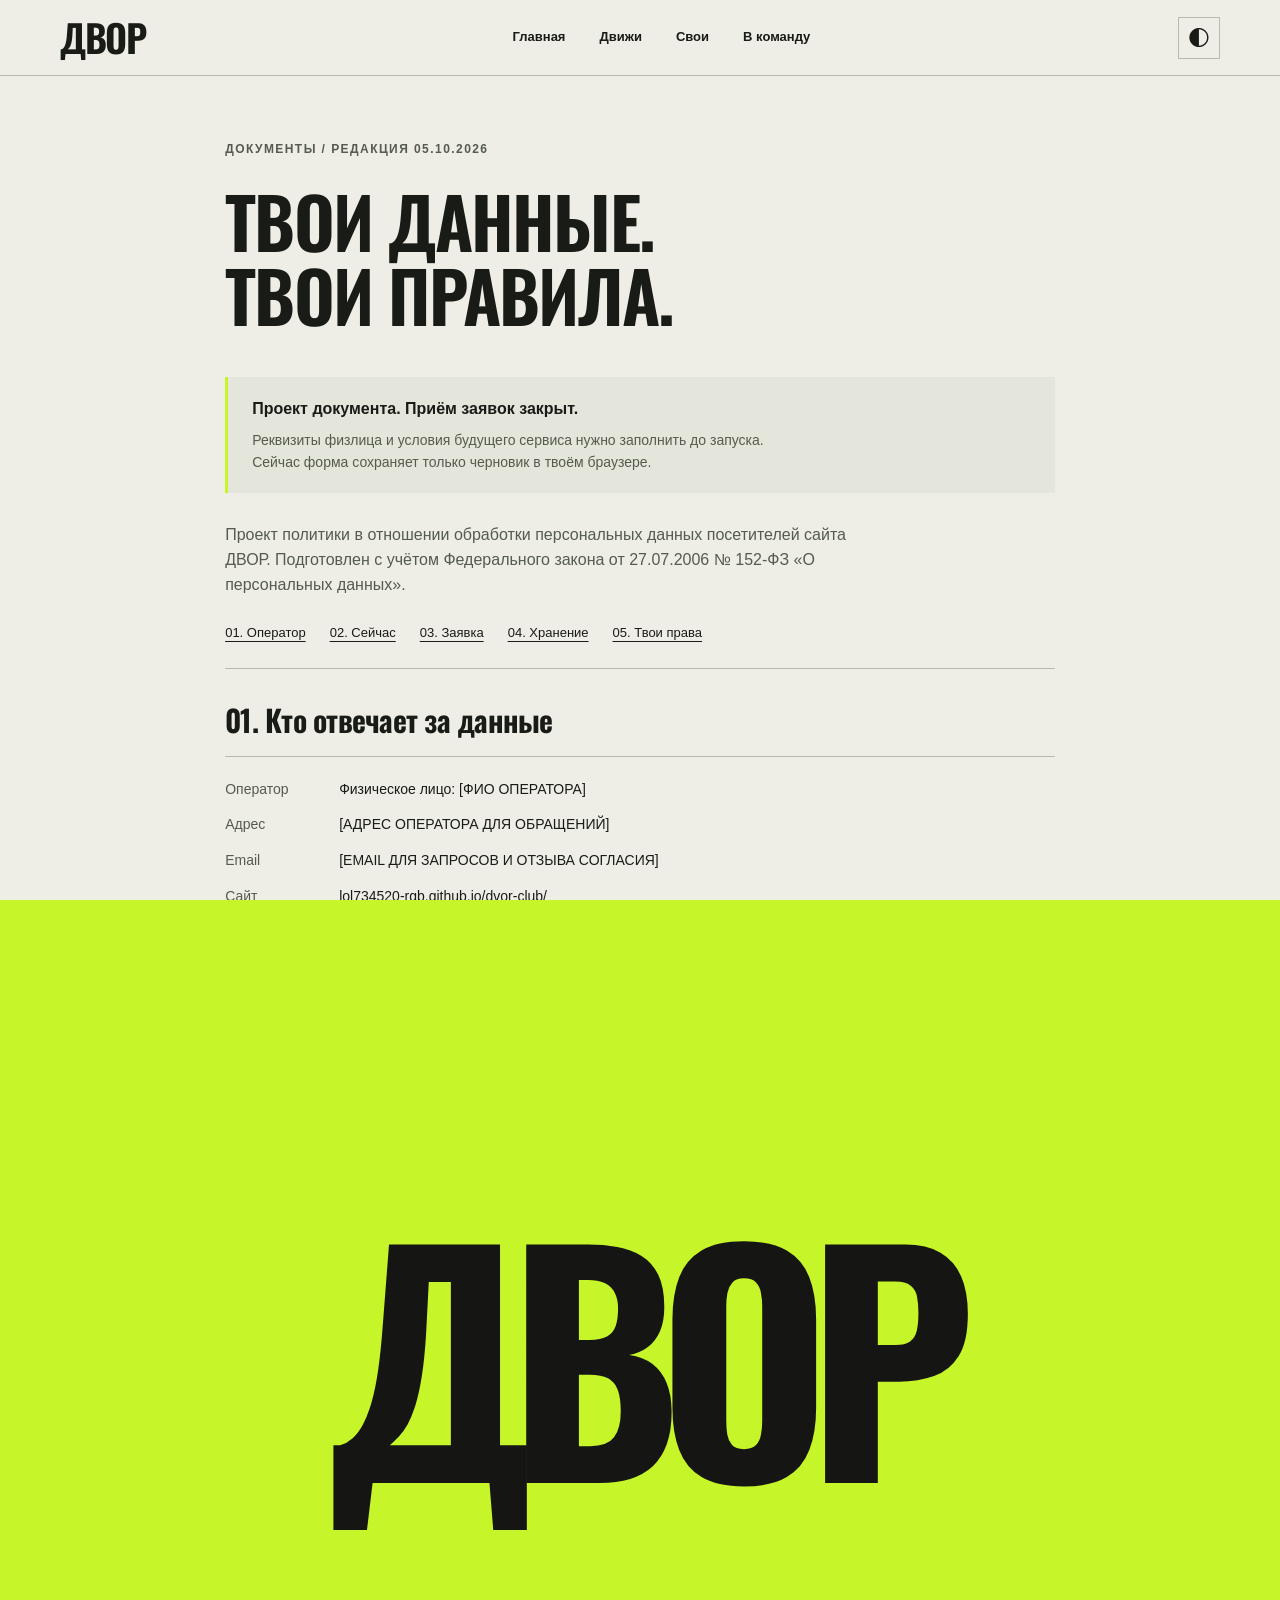
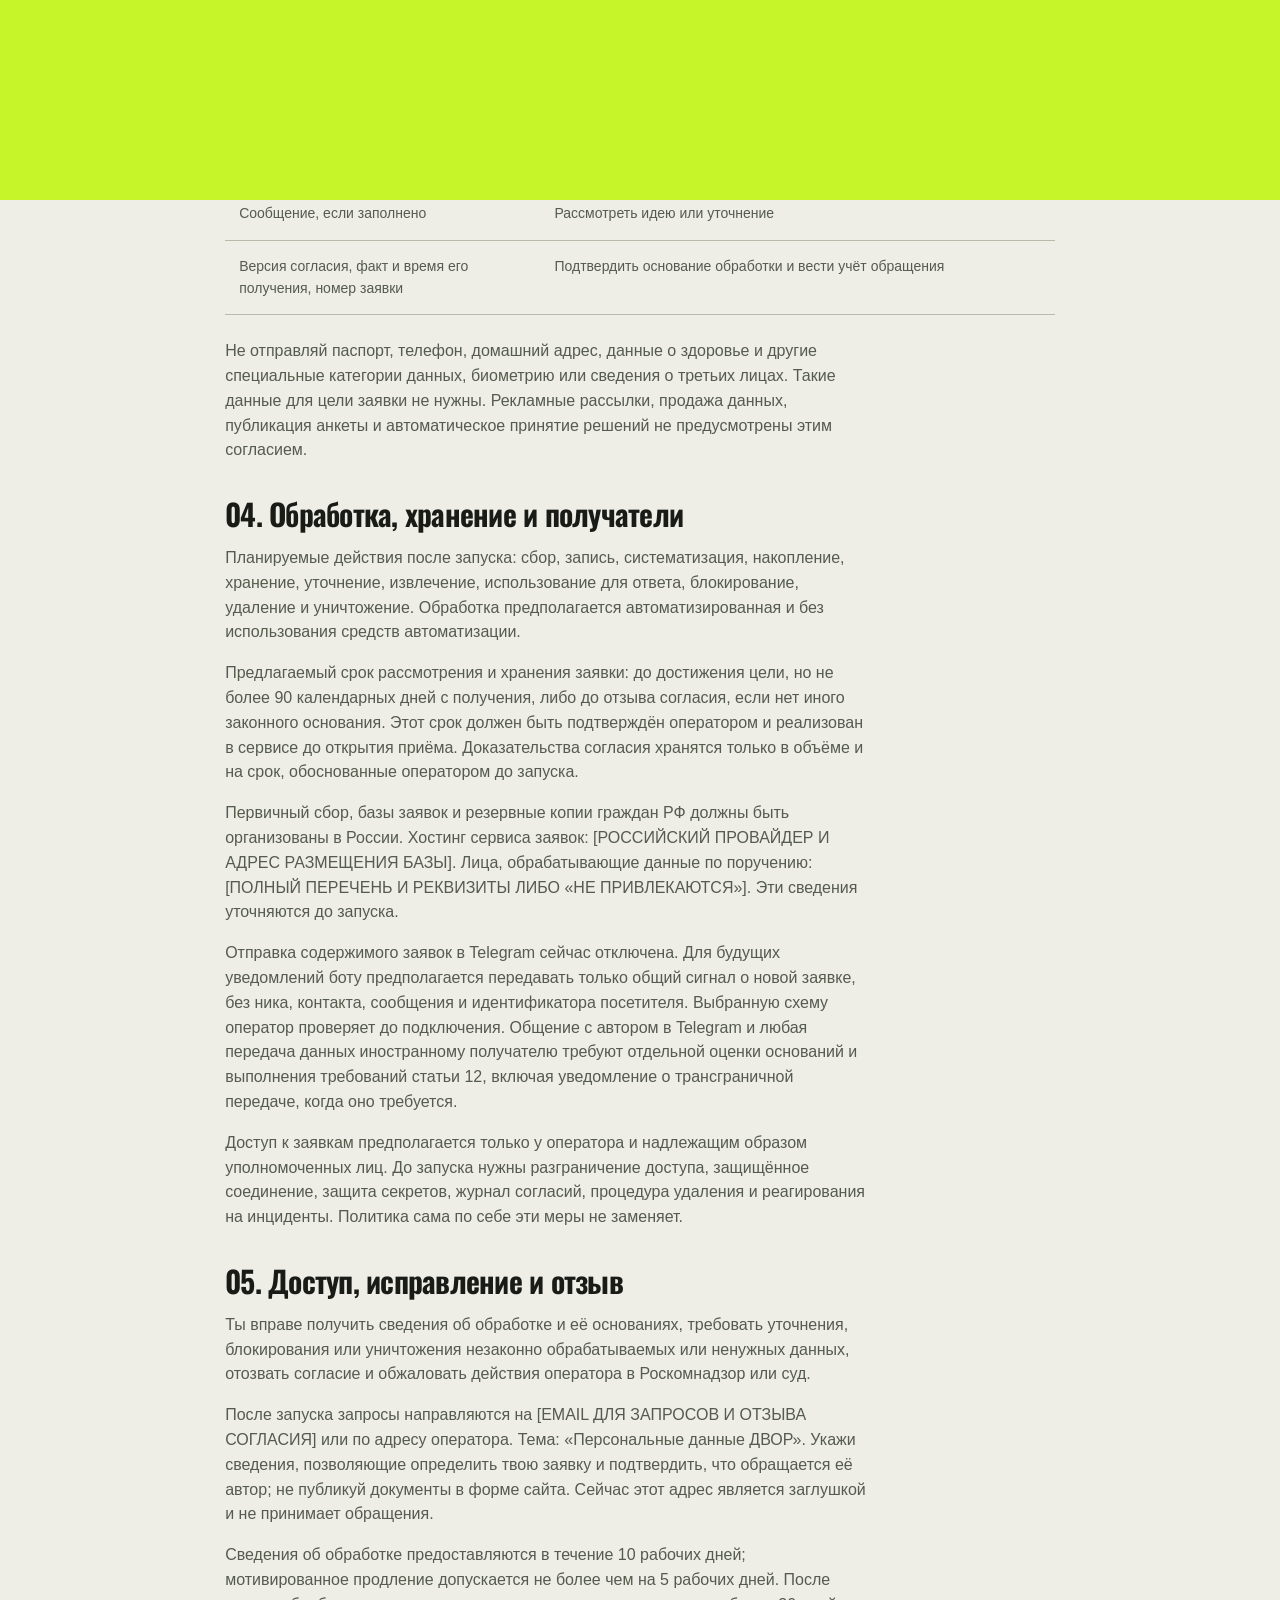
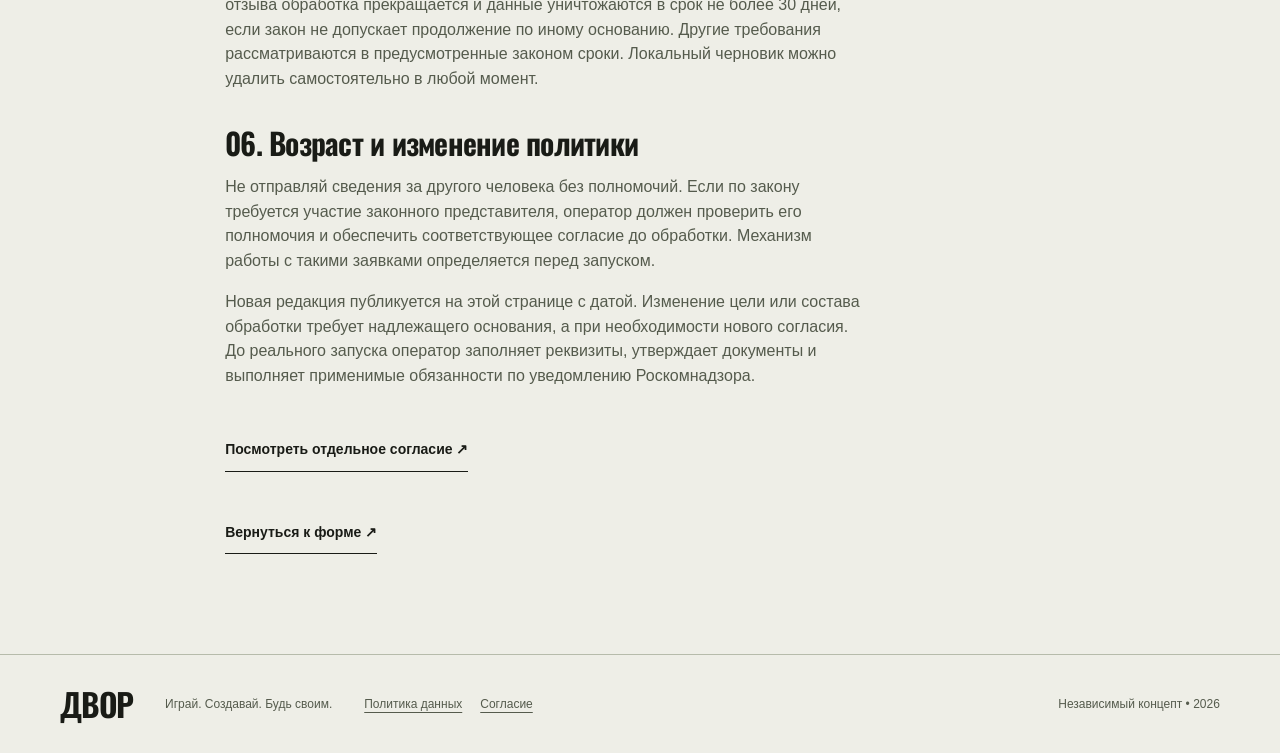
<file: privacy.html>
<!doctype html><html lang="ru"><head><meta charset="UTF-8"><meta name="viewport" content="width=device-width,initial-scale=1"><meta name="color-scheme" content="dark light"><title>Политика данных | ДВОР</title><meta name="description" content="ДВОР: уличная культура, игры и своя команда. Выбери движ и найди свой вайб."><meta property="og:title" content="ДВОР. Выходи из лобби."><meta property="og:description" content="Игры. Улица. Свои люди."><meta property="og:type" content="website"><meta property="og:image" content="https://lol734520-rgb.github.io/dvor-club/hero.webp"><link rel="icon" href="favicon.png"><link rel="preload" href="oswald.ttf" as="font" type="font/ttf" crossorigin><link rel="stylesheet" href="styles.css?v=8"><script src="theme.js"></script><script src="gsap.min.js" defer></script><script src="ScrollTrigger.min.js" defer></script><script src="Flip.min.js" defer></script><script src="config.js?v=8" defer></script><script src="app.js?v=8" defer></script></head><body><a class="skip" href="#main">К содержимому</a><header class="header"><a class="wordmark" href="index.html" aria-label="ДВОР, главная"><span class="logo-letter" aria-hidden="true">Д</span><span class="logo-letter" aria-hidden="true">В</span><span class="logo-letter" aria-hidden="true">О</span><span class="logo-letter" aria-hidden="true">Р</span><span class="sr-only">ДВОР</span></a><nav aria-label="Основная навигация"><a href="index.html" >Главная</a><a href="events.html" >Движи</a><a href="crew.html" >Свои</a><a href="join.html" >В команду</a></nav><button class="theme-toggle" aria-label="Переключить тему" title="Переключить тему"><span aria-hidden="true">◐</span></button><button class="menu-toggle" aria-expanded="false" aria-controls="mobile-nav">Меню +</button></header><nav id="mobile-nav" class="mobile-nav" aria-label="Мобильная навигация" hidden><a href="index.html" >Главная</a><a href="events.html" >Движи</a><a href="crew.html" >Свои</a><a href="join.html" >В команду</a></nav><main id="main"><article class="legal wrap"><p class="eyebrow">Документы / Редакция 05.10.2026</p><h1>ТВОИ ДАННЫЕ.<br>ТВОИ ПРАВИЛА.</h1><div class="legal-notice"><strong>Проект документа. Приём заявок закрыт.</strong><p>Реквизиты физлица и условия будущего сервиса нужно заполнить до запуска. Сейчас форма сохраняет только черновик в твоём браузере.</p></div><p>Проект политики в отношении обработки персональных данных посетителей сайта ДВОР. Подготовлен с учётом Федерального закона от 27.07.2006 № 152-ФЗ «О персональных данных».</p><nav class="legal-index" aria-label="Разделы политики"><a href="#operator">01. Оператор</a><a href="#current">02. Сейчас</a><a href="#application">03. Заявка</a><a href="#storage">04. Хранение</a><a href="#rights">05. Твои права</a></nav>
<h2 id="operator">01. Кто отвечает за данные</h2><dl class="operator-details"><dt>Оператор</dt><dd>Физическое лицо: [ФИО ОПЕРАТОРА]</dd><dt>Адрес</dt><dd>[АДРЕС ОПЕРАТОРА ДЛЯ ОБРАЩЕНИЙ]</dd><dt>Email</dt><dd>[EMAIL ДЛЯ ЗАПРОСОВ И ОТЗЫВА СОГЛАСИЯ]</dd><dt>Сайт</dt><dd>lol734520-rgb.github.io/dvor-club/</dd></dl><p>Заглушки не являются реквизитами действующего оператора. До их замены и настройки сервиса передача заявок оператору отключена.</p>
<h2 id="current">02. Как сайт работает сейчас</h2><p>Поля формы не отправляются организатору. При нажатии «Сохранить черновик» ник, публичное имя Telegram, интерес и сообщение сохраняются в localStorage твоего браузера. Черновик не синхронизируется сайтом между устройствами. Удали его кнопкой в форме или очисткой данных сайта в браузере. Он остаётся на устройстве до удаления.</p><p>Браузер также запоминает выбранную тему. На сайте нет рекламной аналитики и собственных tracking cookies. Файлы сайта размещены на GitHub Pages: запрос страницы передаёт хостингу технические сведения соединения, включая IP-адрес. Условия платформы опубликованы в <a href="https://docs.github.com/en/site-policy/privacy-policies/github-general-privacy-statement" target="_blank" rel="noopener noreferrer">политике конфиденциальности GitHub</a>. Эта платформа не используется как хранилище заявок.</p>
<h2 id="application">03. Заявка после открытия приёма</h2><p>Предполагаемая цель обработки: рассмотреть просьбу о вступлении в клуб или идею встречи и ответить по этой заявке. Категория субъектов: посетители, добровольно отправившие заявку. Правовое основание: отдельное согласие по пункту 1 части 1 статьи 6 и статье 9 Закона № 152-ФЗ. Отказ означает, что заявку через форму отправить нельзя; страницы сайта остаются доступны.</p><div class="legal-table-wrap"><table class="legal-table"><thead><tr><th>Данные</th><th>Зачем нужны</th></tr></thead><tbody><tr><td>Ник</td><td>Обратиться к автору и различать заявки</td></tr><tr><td>Публичное имя Telegram</td><td>Связаться с автором по заявке</td></tr><tr><td>Выбранный интерес</td><td>Понять подходящий формат участия</td></tr><tr><td>Сообщение, если заполнено</td><td>Рассмотреть идею или уточнение</td></tr><tr><td>Версия согласия, факт и время его получения, номер заявки</td><td>Подтвердить основание обработки и вести учёт обращения</td></tr></tbody></table></div><p>Не отправляй паспорт, телефон, домашний адрес, данные о здоровье и другие специальные категории данных, биометрию или сведения о третьих лицах. Такие данные для цели заявки не нужны. Рекламные рассылки, продажа данных, публикация анкеты и автоматическое принятие решений не предусмотрены этим согласием.</p>
<h2 id="storage">04. Обработка, хранение и получатели</h2><p>Планируемые действия после запуска: сбор, запись, систематизация, накопление, хранение, уточнение, извлечение, использование для ответа, блокирование, удаление и уничтожение. Обработка предполагается автоматизированная и без использования средств автоматизации.</p><p>Предлагаемый срок рассмотрения и хранения заявки: до достижения цели, но не более 90 календарных дней с получения, либо до отзыва согласия, если нет иного законного основания. Этот срок должен быть подтверждён оператором и реализован в сервисе до открытия приёма. Доказательства согласия хранятся только в объёме и на срок, обоснованные оператором до запуска.</p><p>Первичный сбор, базы заявок и резервные копии граждан РФ должны быть организованы в России. Хостинг сервиса заявок: [РОССИЙСКИЙ ПРОВАЙДЕР И АДРЕС РАЗМЕЩЕНИЯ БАЗЫ]. Лица, обрабатывающие данные по поручению: [ПОЛНЫЙ ПЕРЕЧЕНЬ И РЕКВИЗИТЫ ЛИБО «НЕ ПРИВЛЕКАЮТСЯ»]. Эти сведения уточняются до запуска.</p><p>Отправка содержимого заявок в Telegram сейчас отключена. Для будущих уведомлений боту предполагается передавать только общий сигнал о новой заявке, без ника, контакта, сообщения и идентификатора посетителя. Выбранную схему оператор проверяет до подключения. Общение с автором в Telegram и любая передача данных иностранному получателю требуют отдельной оценки оснований и выполнения требований статьи 12, включая уведомление о трансграничной передаче, когда оно требуется.</p><p>Доступ к заявкам предполагается только у оператора и надлежащим образом уполномоченных лиц. До запуска нужны разграничение доступа, защищённое соединение, защита секретов, журнал согласий, процедура удаления и реагирования на инциденты. Политика сама по себе эти меры не заменяет.</p>
<h2 id="rights">05. Доступ, исправление и отзыв</h2><p>Ты вправе получить сведения об обработке и её основаниях, требовать уточнения, блокирования или уничтожения незаконно обрабатываемых или ненужных данных, отозвать согласие и обжаловать действия оператора в Роскомнадзор или суд.</p><p>После запуска запросы направляются на [EMAIL ДЛЯ ЗАПРОСОВ И ОТЗЫВА СОГЛАСИЯ] или по адресу оператора. Тема: «Персональные данные ДВОР». Укажи сведения, позволяющие определить твою заявку и подтвердить, что обращается её автор; не публикуй документы в форме сайта. Сейчас этот адрес является заглушкой и не принимает обращения.</p><p>Сведения об обработке предоставляются в течение 10 рабочих дней; мотивированное продление допускается не более чем на 5 рабочих дней. После отзыва обработка прекращается и данные уничтожаются в срок не более 30 дней, если закон не допускает продолжение по иному основанию. Другие требования рассматриваются в предусмотренные законом сроки. Локальный черновик можно удалить самостоятельно в любой момент.</p>
<h2>06. Возраст и изменение политики</h2><p>Не отправляй сведения за другого человека без полномочий. Если по закону требуется участие законного представителя, оператор должен проверить его полномочия и обеспечить соответствующее согласие до обработки. Механизм работы с такими заявками определяется перед запуском.</p><p>Новая редакция публикуется на этой странице с датой. Изменение цели или состава обработки требует надлежащего основания, а при необходимости нового согласия. До реального запуска оператор заполняет реквизиты, утверждает документы и выполняет применимые обязанности по уведомлению Роскомнадзора.</p><a class="text-link" href="consent.html">Посмотреть отдельное согласие ↗</a><br><a class="text-link" href="join.html">Вернуться к форме ↗</a></article></main><dialog class="event-dialog" aria-labelledby="event-dialog-title"><div class="event-sheet"><button class="dialog-close" type="button" autofocus aria-label="Закрыть афишу"><svg viewBox="0 0 24 24" width="24" height="24" stroke="currentColor" fill="none" stroke-width="1.8" aria-hidden="true"><path d="m6 6 12 12M18 6 6 18"/></svg></button><img class="dialog-art" width="1200" height="800" alt=""><div class="dialog-copy"><h2 id="event-dialog-title"></h2><p class="dialog-description"></p><dl><dt>Формат</dt><dd class="dialog-format"></dd><dt>Кому подойдёт</dt><dd class="dialog-for"></dd><dt>Когда и где</dt><dd>Пока это идея встречи. Даты и место появятся после запуска клуба.</dd></dl><a class="button dialog-join" href="join.html">Хочу участвовать <svg class="arrow" viewBox="0 0 24 24" width="24" height="24" fill="none" stroke="currentColor" stroke-width="1.8" aria-hidden="true"><path d="M5 19 19 5M5 5h14v14"/></svg></a><p class="dialog-note">Сейчас можно сохранить черновик заявки на своём устройстве.</p></div></div></dialog><footer class="footer"><a class="wordmark" href="index.html"><span class="logo-letter" aria-hidden="true">Д</span><span class="logo-letter" aria-hidden="true">В</span><span class="logo-letter" aria-hidden="true">О</span><span class="logo-letter" aria-hidden="true">Р</span><span class="sr-only">ДВОР</span></a><p>Играй. Создавай. Будь своим.</p><div class="footer-docs"><a href="privacy.html">Политика данных</a><a href="consent.html">Согласие</a></div><span>Независимый концепт • 2026</span></footer></body></html>
</file>
<file: styles.css>
@font-face{font-family:Oswald;src:url('oswald.ttf') format('truetype');font-weight:200 700;font-display:swap}
/* Keep the footer at the viewport bottom when a page has little content. */
body{min-height:100vh;min-height:100dvh;display:flex;flex-direction:column}
body>main{flex:1 0 auto}
body>.header,body>.footer{width:100%;flex-shrink:0;margin-block:0}
body>.mobile-nav{flex-shrink:0}
:root{--bg:#151614;--fg:#f0f0e9;--muted:#b2b4aa;--line:#41433c;--panel:#20221d;--accent:#c6f52a;--ink:#151614;--page:1440px;color-scheme:dark}
:root[data-theme=light]{--bg:#eeeeE7;--fg:#191b16;--muted:#555b4d;--line:#b6bbab;--panel:#e4e6dc;color-scheme:light}
*{box-sizing:border-box}html{scroll-behavior:smooth;scroll-padding-top:96px}body{margin:0;background:var(--bg);color:var(--fg);font-family:Arial,Helvetica,sans-serif;font-size:16px;line-height:1.55;transition:background .2s,color .2s}::selection{background:var(--accent);color:var(--ink)}a{color:inherit;text-decoration:none}button,input,select,textarea{font:inherit}button,a,input,textarea,select{-webkit-tap-highlight-color:transparent}button{cursor:pointer}button:disabled{cursor:wait;opacity:.6}a:focus-visible,button:focus-visible,summary:focus-visible{outline:3px solid var(--fg);outline-offset:5px}input:focus-visible,select:focus-visible,textarea:focus-visible{outline:2px solid var(--fg);outline-offset:3px}img{display:block;max-width:100%;object-fit:cover}h1,h2,h3,p{margin:0}h1,h2,h3,.wordmark,.type-art{font-family:Oswald,'Arial Narrow',sans-serif;font-weight:650;line-height:1.06;letter-spacing:-.025em}h1{font-size:clamp(64px,7.9vw,124px)}h2{font-size:clamp(38px,4.6vw,70px)}h3{font-size:32px}h1 em{font-style:normal;color:var(--accent)}[data-theme=light] h1 em{color:var(--fg);text-decoration:underline;text-decoration-color:var(--accent);text-decoration-thickness:.13em;text-underline-offset:.09em}p{max-width:58ch}.wrap{max-width:var(--page);margin-inline:auto;padding-inline:clamp(22px,4.7vw,72px)}.muted{color:var(--muted)}.eyebrow{font:700 12px/1.4 Arial,sans-serif;letter-spacing:.12em;text-transform:uppercase;margin-bottom:25px}.header{height:76px;max-width:var(--page);padding:0 clamp(22px,4.7vw,72px);margin:auto;display:flex;align-items:center;gap:30px;border-bottom:1px solid var(--line)}.wordmark{font-size:38px;letter-spacing:-.075em;white-space:nowrap}.wordmark span{font-family:Arial,sans-serif;font-size:10px;letter-spacing:0;vertical-align:top;display:inline-block;margin:5px 0 0 5px}.header nav{display:flex;gap:34px;margin:auto;font-size:13px;font-weight:700}.header nav a{padding:12px 0;position:relative}.header nav a[aria-current=page]:after{content:'';position:absolute;bottom:3px;left:0;right:0;height:3px;background:var(--accent)}.header nav a:hover{color:var(--muted)}.theme-toggle,.menu-toggle{color:var(--fg);background:none;border:1px solid var(--line);min-width:42px;min-height:42px}.theme-toggle span{font-size:25px;line-height:1}.menu-toggle{display:none;padding:8px 12px}.mobile-nav{padding:20px 22px;border-bottom:1px solid var(--line);background:var(--panel)}.mobile-nav a{display:block;padding:10px 0}.mobile-nav[hidden]{display:none}.skip{position:fixed;top:10px;left:10px;background:var(--accent);color:var(--ink);padding:10px;z-index:10;transform:translateY(-180%)}.skip:focus{transform:none}.button{display:inline-flex;align-items:center;justify-content:center;gap:44px;background:var(--accent);color:var(--ink);font-size:14px;font-weight:700;padding:17px 24px;border:1px solid var(--accent);min-height:56px;white-space:nowrap;transition:transform .2s,box-shadow .2s}.button:hover{transform:translate(-3px,-3px);box-shadow:4px 4px 0 var(--fg)}.button span{font-size:24px;line-height:1}.button.outline{color:var(--fg);border-color:var(--fg);background:transparent}.text-link{display:inline-block;font-size:14px;font-weight:700;padding:10px 0;border-bottom:1px solid var(--fg)}.text-link:hover{border-color:var(--accent)}
.hero{display:grid;grid-template-columns:1.15fr 1fr;align-items:center;gap:10px;min-height:min(740px,calc(100svh - 76px));padding-top:38px;padding-bottom:50px}.hero-copy{position:relative;z-index:1;padding:5px 0 25px}.hero h1{font-size:clamp(56px,7.4vw,114px);line-height:1.06}.hero h1>span{display:block;white-space:nowrap}.hero-description{font-size:16px;margin:28px 0 32px;color:var(--muted)}.hero-art{aspect-ratio:1;overflow:hidden;transform:rotate(2deg);border:1px solid var(--line)}.hero-art img{width:100%;height:100%;object-fit:cover}.manifesto{padding-top:115px;padding-bottom:115px;display:grid;grid-template-columns:1fr 2fr;gap:45px;border-top:1px solid var(--line)}.manifesto-mark{font-family:Oswald,sans-serif;font-size:clamp(110px,18vw,220px);line-height:1;color:var(--muted);letter-spacing:-.08em;transform:rotate(-6deg)}.large-copy{font-size:clamp(20px,2.1vw,29px);line-height:1.4;margin:28px 0;color:var(--muted);max-width:36ch}.feature{display:grid;grid-template-columns:1.25fr 1fr;gap:70px;align-items:center;padding-block:65px}.feature-image{overflow:hidden}.feature-image img{width:100%;aspect-ratio:1.4}.feature-copy p{margin-top:24px;color:var(--muted)}.tags{display:flex;gap:12px;flex-wrap:wrap;margin-top:30px}.tags span{border:1px solid var(--line);padding:6px 12px;font-size:12px;font-weight:700}.home-events{padding-block:100px}.home-events>p{margin-top:18px;margin-bottom:45px}.event-teaser{display:grid;grid-template-columns:90px 1fr 1fr 35px;align-items:center;gap:24px;padding:27px 0;border-top:1px solid var(--line);transition:padding .2s}.event-teaser:hover{padding-left:10px}.event-kind{font-size:11px;font-weight:700;text-transform:uppercase;letter-spacing:.07em}.event-teaser>span:nth-of-type(2){font-size:14px;color:var(--muted)}.event-teaser b{font-size:29px}.home-events>.text-link{margin-top:32px}.closing{padding-block:90px 115px;text-align:center;border-top:1px solid var(--line)}.closing>p{margin:0 auto 22px;color:var(--muted)}.closing h2{font-size:clamp(55px,8vw,118px);margin-bottom:35px}.footer{max-width:var(--page);margin:auto;padding:32px clamp(22px,4.7vw,72px);border-top:1px solid var(--line);display:flex;align-items:center;gap:32px;font-size:12px;color:var(--muted)}.footer .wordmark{color:var(--fg);font-size:32px}.footer>span{margin-left:auto}.footer>a:not(.wordmark){text-decoration:underline;text-underline-offset:4px}.page-intro{padding-top:62px;padding-bottom:65px}.page-intro h1{font-size:clamp(65px,8vw,115px)}.page-intro>p:last-child{color:var(--muted);margin-top:28px;max-width:46ch}.filters{display:flex;gap:10px;flex-wrap:wrap;margin-bottom:38px}.filters button{padding:10px 20px;background:none;color:var(--fg);border:1px solid var(--line);font-size:13px;font-weight:700;min-height:44px}.filters button[aria-pressed=true]{background:var(--accent);color:var(--ink);border-color:var(--accent)}.event-grid{display:grid;grid-template-columns:1fr 1fr;gap:60px 32px}.event-poster{border:1px solid var(--line);background:var(--panel);overflow:hidden;scroll-margin-top:20px}.event-poster[hidden]{display:none}.event-poster img{width:100%;height:300px;object-position:center 55%}.poster-copy{padding:30px}.poster-copy h2{margin:18px 0;font-size:clamp(42px,4.8vw,65px)}.poster-copy p{color:var(--muted);max-width:42ch}.poster-copy .text-link{margin-top:25px}.type-art{height:300px;display:flex;justify-content:center;align-items:center;color:var(--ink);background:var(--accent);font-size:70px;line-height:1.02;transform:none;letter-spacing:-.03em}.inverse .type-art{background:var(--fg);color:var(--bg);font-size:63px}.event-section{padding-bottom:90px}.note{padding-block:70px 100px;border-top:1px solid var(--line)}.note h2{font-size:clamp(32px,4vw,55px)}.note p{margin-top:25px;color:var(--muted)}.note .button{margin-top:30px}.crew-story{display:grid;grid-template-columns:1fr 1fr;align-items:center;gap:70px;padding-block:40px 100px}.crew-story img{width:100%;aspect-ratio:1;transform:rotate(-2deg)}.crew-story>div>p:last-child{font-size:14px;color:var(--muted)}.rules{padding-block:50px 90px}.rules>h2{margin-bottom:45px}.rule{display:grid;grid-template-columns:40px 1.4fr 1fr;gap:30px;padding:35px 0;border-top:1px solid var(--line);align-items:start}.rule>span{font-size:40px;line-height:1}.rule h3{font-size:30px;max-width:24ch}.rule p{font-size:15px;color:var(--muted)}.faq{padding-block:50px 100px;max-width:1000px}.faq h2{margin-bottom:40px}.faq details{border-bottom:1px solid var(--line);padding:20px 0}.faq summary{cursor:pointer;font-size:20px;font-weight:700;list-style:none;display:flex;justify-content:space-between;gap:20px}.faq summary::-webkit-details-marker{display:none}.faq summary span{font-size:26px;line-height:1.2;transition:transform .2s}.faq details[open] summary span{transform:rotate(45deg)}.faq details p{color:var(--muted);padding-top:20px;max-width:65ch}.join-layout{display:grid;grid-template-columns:1fr 1fr;gap:90px;padding-top:58px;padding-bottom:100px}.join-heading h1{font-size:clamp(64px,7.5vw,112px)}.join-heading>p:last-of-type{color:var(--muted);margin-top:26px}.join-art{margin-top:45px;overflow:hidden;max-width:430px}.join-art img{width:100%;aspect-ratio:1.4}.form-panel{max-width:550px}.form-notice{padding:18px 20px;border:1px solid var(--line);background:var(--panel);margin-bottom:28px;font-size:14px}.form-notice p{font-size:13px;color:var(--muted);margin-top:5px}.form-row{margin-bottom:23px}.form-row>label{font-size:14px;font-weight:700;display:block;margin-bottom:9px}.form-row label span{color:var(--muted)}input:not([type=checkbox]),select,textarea{display:block;width:100%;border:1px solid var(--line);background:var(--panel);color:var(--fg);padding:13px 15px;min-height:48px;border-radius:0}input::placeholder,textarea::placeholder{color:var(--muted);opacity:1}textarea{resize:vertical}.form-row small{display:block;margin-top:7px;font-size:11px;color:var(--muted)}.consent{display:flex;gap:12px;align-items:start;font-size:12px;color:var(--muted);margin:27px 0}.consent input{width:18px;height:18px;flex-shrink:0;accent-color:var(--ink);margin:2px 0}.consent a{color:var(--fg);text-decoration:underline;text-underline-offset:3px}.submit{width:100%;justify-content:space-between}.text-button{padding:8px 0;font-size:12px;background:none;color:var(--muted);border:none;text-decoration:underline;text-underline-offset:4px;min-height:40px}.honeypot{position:absolute;left:-10000px;top:auto;width:1px;height:1px;overflow:hidden}#form-status:not(:empty){padding:16px 0;color:var(--fg);font-size:14px}#form-status[data-state=error]{border-left:3px solid var(--fg);padding:12px 15px;margin-top:15px}.legal{max-width:950px;padding-block:65px 100px}.legal h1{font-size:clamp(50px,6vw,85px);margin-bottom:45px}.legal h2{font-size:30px;margin-top:35px;margin-bottom:16px}.legal p{color:var(--muted);max-width:72ch}.legal>a{margin-top:40px}.sr-only{position:absolute;width:1px;height:1px;padding:0;margin:-1px;overflow:hidden;clip:rect(0,0,0,0);white-space:nowrap;border:0}
@media(min-width:1500px){.hero{min-height:740px}}@media(max-width:1000px){.header nav{gap:24px}.hero h1{font-size:7.2vw}.hero-description{font-size:14px}.button{gap:22px}.feature{gap:35px}.manifesto{gap:20px;grid-template-columns:1fr 2.4fr}.event-teaser{grid-template-columns:75px 1fr 35px}.event-teaser>span:nth-of-type(2){display:none}.join-layout{gap:45px}.crew-story{gap:40px}.rule{grid-template-columns:30px 1fr 1fr;gap:20px}.footer{gap:20px}.footer p{display:none}}
@media(max-width:700px){.header{height:68px;gap:12px}.header .wordmark{font-size:32px;margin-right:auto}.header nav{display:none}.menu-toggle{display:block}.theme-toggle{min-height:42px}.hero{display:flex;flex-direction:column;align-items:stretch;gap:28px;min-height:auto;padding-top:40px;padding-bottom:52px}.hero-copy{padding:0}.hero h1{font-size:clamp(54px,11vw,77px)}.eyebrow{margin-bottom:20px}.hero-description{font-size:15px;margin:24px 0}.hero-art{width:calc(100% - 12px);align-self:center;transform:rotate(1.5deg)}.hero-art img{aspect-ratio:1;object-position:center}.manifesto{grid-template-columns:1fr;padding-block:65px;gap:30px}.manifesto-mark{display:none}.large-copy{font-size:23px}.feature{grid-template-columns:1fr;gap:32px;padding-block:25px 55px}.feature-copy h2{font-size:46px}.home-events{padding-block:55px 65px}.home-events>h2{font-size:39px}.home-events>p{font-size:14px;margin-bottom:30px}.event-teaser{grid-template-columns:1fr 28px;gap:12px;padding:23px 0}.event-teaser .event-kind{grid-column:1/-1}.event-teaser h3{font-size:30px}.closing{padding-block:65px 80px}.closing h2{font-size:65px}.footer{flex-wrap:wrap;padding-block:27px;gap:22px}.footer>span{width:100%;margin:0;font-size:11px}.footer>a:not(.wordmark){margin-left:auto}.page-intro{padding-block:45px}.page-intro h1{font-size:clamp(56px,12vw,82px)}.page-intro>p:last-child{font-size:15px}.filters{gap:8px;margin-bottom:28px}.filters button{padding:9px 14px;font-size:12px}.event-grid{grid-template-columns:1fr;gap:28px}.event-poster img{height:270px}.poster-copy{padding:24px}.poster-copy h2{font-size:53px}.event-section{padding-bottom:65px}.note{padding-block:50px 70px}.note h2{font-size:39px}.crew-story{grid-template-columns:1fr;gap:38px;padding-block:10px 60px}.rules{padding-block:35px 60px}.rule{grid-template-columns:25px 1fr;gap:15px;padding-block:27px}.rule h3{font-size:27px}.rule p{grid-column:2}.faq{padding-block:30px 70px}.faq h2{font-size:42px}.faq summary{font-size:17px}.faq details p{font-size:15px}.join-layout{grid-template-columns:1fr;gap:40px;padding-top:42px;padding-bottom:65px}.join-heading h1{font-size:76px}.join-art{display:none}.form-panel{max-width:none}.form-notice{font-size:13px}.form-row{margin-bottom:24px}.button{font-size:13px}.legal{padding-block:45px 75px}.legal h2{font-size:27px}input:not([type=checkbox]),select,textarea{font-size:16px}}
@media(prefers-reduced-motion:reduce){html{scroll-behavior:auto}*,*:before,*:after{transition:none!important;animation:none!important}.button:hover{transform:none;box-shadow:none}}

/* Motion edition: native scroll, masked introductions, quiet legal pages. */
.page-veil{position:fixed;inset:0;z-index:1000;display:flex;align-items:center;justify-content:center;background:var(--accent);color:var(--ink);transform:translateY(100%);pointer-events:none}.page-veil span{font:700 clamp(100px,23vw,340px)/1 Oswald,sans-serif;letter-spacing:-.08em}
.motion-strip{overflow:hidden;border-block:1px solid var(--line);padding:20px 0;max-width:100%}.motion-strip-track{width:max-content;white-space:nowrap;font:600 clamp(36px,6vw,80px)/1.1 Oswald,sans-serif;letter-spacing:-.02em;color:var(--muted)}
.footer-docs{display:flex;gap:18px;flex-wrap:wrap}.footer-docs a{text-decoration:underline;text-underline-offset:4px}
.form-docs{font-size:12px;color:var(--muted);margin:24px 0;display:grid;gap:10px}.form-docs a{text-decoration:underline;text-underline-offset:3px;color:var(--fg)}.consent[hidden]{display:none}
.legal h1{font-size:clamp(40px,5.5vw,78px);overflow-wrap:anywhere}.legal p+p{margin-top:16px}.legal p a{text-decoration:underline;text-underline-offset:3px}.legal-notice{border-left:3px solid var(--accent);background:var(--panel);padding:20px 24px;margin-bottom:30px}.legal-notice p{font-size:14px;margin-top:8px}.legal-index{display:flex;flex-wrap:wrap;gap:12px 24px;padding-block:25px;border-bottom:1px solid var(--line);font-size:13px}.legal-index a{text-decoration:underline;text-underline-offset:4px}.operator-details{display:grid;grid-template-columns:100px 1fr;gap:14px;margin:20px 0;padding:22px 0;border-block:1px solid var(--line);font-size:14px}.operator-details dt{color:var(--muted)}.operator-details dd{margin:0;overflow-wrap:anywhere}.legal-table-wrap{overflow-x:auto;margin-block:24px}.legal-table{width:100%;border-collapse:collapse;text-align:left;font-size:14px}.legal-table th,.legal-table td{padding:15px 14px;border-bottom:1px solid var(--line);vertical-align:top}.legal-table th{color:var(--fg)}.legal-table td{color:var(--muted)}.legal-table td:first-child{width:38%}
@media(max-width:700px){.footer-docs{margin-left:auto;gap:12px}.operator-details{grid-template-columns:1fr;gap:6px}.operator-details dd{margin-bottom:10px}.legal h1{font-size:clamp(36px,9vw,62px)}.legal-notice{padding:16px}.legal-table th,.legal-table td{padding:12px 8px;font-size:12px}}
@media(prefers-reduced-motion:reduce){.page-veil{display:none}}

/* DVOR v4: editorial street imagery and one focal poster entrance. */
:root{--ease-out:cubic-bezier(.16,1,.3,1);--elevation:0 8px 24px rgba(12,16,8,.14)}
html{scrollbar-color:var(--line) var(--bg)}input,textarea{caret-color:var(--accent)}
.wordmark{letter-spacing:-.04em}.header nav a{transition:color .2s}.header nav a::before{content:"";position:absolute;bottom:3px;left:0;right:0;height:1px;background:var(--fg);transform:scaleX(0);transform-origin:left;transition:transform .25s var(--ease-out)}.header nav a:hover::before{transform:scaleX(1)}
.arrow{display:block;flex-shrink:0}.button:hover{transform:translateY(-2px);box-shadow:var(--elevation)}.button:active{transform:translateY(0);box-shadow:none}.button{transition:transform .2s var(--ease-out),box-shadow .2s}
.hero-stage{position:relative;min-width:0}.hero-art{transform:rotate(1.25deg)}.hero-art-caption{display:block;font-size:11px;color:var(--muted);padding-top:18px;text-align:right}.hero-stamp{position:absolute;left:-32px;bottom:45px;padding:16px 22px;background:var(--accent);color:var(--ink);font:650 clamp(24px,2.6vw,38px)/1 Oswald,sans-serif;transform:rotate(-7deg);pointer-events:none}.hero-copy{padding-bottom:35px}.hero h1{letter-spacing:-.03em}.hero h1>span{padding-bottom:.06em}.hero-description{margin-top:25px}.hero{gap:36px}
.motion-strip{padding-block:16px}.motion-strip-track{font-size:clamp(30px,4.5vw,65px)}
.worlds{padding-block:80px 100px}.worlds-heading{display:flex;align-items:end;justify-content:space-between;gap:35px;margin-bottom:42px}.worlds-heading p{color:var(--muted);max-width:32ch;font-size:16px}.world-grid{display:grid;grid-template-columns:1.15fr 1fr;gap:24px}.world-card{position:relative;display:block;overflow:hidden;background:var(--panel)}.world-coop{grid-row:span 2}.world-card img{width:100%;height:100%;object-fit:cover;min-height:230px}.world-coop img{min-height:490px}.world-caption{position:absolute;inset:auto 0 0;padding:45px 24px 22px;display:grid;grid-template-columns:1fr 24px;gap:8px;background:linear-gradient(transparent,rgba(15,20,10,.95));color:#f0f0e9}.world-caption h3{font-size:38px}.world-caption span{font-size:13px;grid-column:1}.world-caption .arrow{grid-column:2;grid-row:1/3;align-self:end}.world-card:focus-visible{outline-offset:5px}.world-card:focus-visible .world-caption h3{color:var(--accent)}
.event-poster{transition:border-color .2s}.event-poster:focus-within{border-color:var(--fg)}.filters button{transition:background .2s,color .2s,border-color .2s}.filters button:hover{border-color:var(--fg)}.crew-story img{aspect-ratio:1.1;transform:rotate(-1deg)}
@media(max-width:1000px){.hero{gap:22px}.hero-stamp{left:-15px;padding:13px 17px}.worlds-heading{align-items:start}.world-caption{padding-inline:20px}}
@media(max-width:700px){.hero{gap:35px}.hero-stage{padding-inline:6px}.hero-art{width:100%;transform:rotate(1deg)}.hero-stamp{left:-3px;bottom:34px;padding:13px 18px;font-size:28px}.hero-copy{padding-bottom:0}.hero-art-caption{padding-top:20px}.worlds{padding-block:55px 65px}.worlds-heading{display:block;margin-bottom:28px}.worlds-heading h2{font-size:46px}.worlds-heading p{margin-top:22px;max-width:36ch;font-size:15px}.world-grid{grid-template-columns:1fr;gap:20px}.world-coop{grid-row:auto}.world-card img,.world-coop img{height:auto;min-height:0;aspect-ratio:1.3}.world-caption{padding-bottom:20px}.world-caption h3{font-size:34px}}
@media(prefers-reduced-motion:reduce){.button:hover{transform:none;box-shadow:none}}

/* Two identical groups share one continuous loop. */
.motion-strip-track{display:flex;width:max-content}.motion-strip-group{display:flex;flex:0 0 auto}.motion-strip-unit{display:block;flex:0 0 auto}

/* v6: layered poster, courtyard portal, material-specific cards. */
.hero-art{position:relative}.hero-art img{position:absolute;inset:0;display:block}.hero-foreground{z-index:1;pointer-events:none}
.portal-section{padding-block:65px;background:var(--bg)}.portal-layout{display:grid;grid-template-columns:1.25fr 1fr;align-items:center;gap:65px;min-height:65svh}.portal-visual{position:relative;aspect-ratio:1.3;overflow:hidden;border:1px solid var(--line);background:#151614}.portal-visual>img,.portal-screen,.portal-screen img{position:absolute;inset:0;width:100%;height:100%;object-fit:cover}.portal-screen{visibility:hidden;opacity:0;overflow:hidden}.portal-signal{position:absolute;left:9%;top:31%;font:500 13px Oswald,sans-serif;color:#c6f52a;letter-spacing:.1em}.portal-label{position:absolute;bottom:22px;left:22px;padding:10px 15px;background:var(--accent);color:var(--ink);font:600 24px Oswald,sans-serif;transform:rotate(-3deg)}
.world-coop:after{content:'';position:absolute;inset:16px 16px 110px;pointer-events:none;border:1px solid rgba(198,245,42,.45);background:repeating-linear-gradient(0deg,transparent 0 4px,rgba(0,0,0,.06) 4px 5px)}
.world-street:before{content:'';position:absolute;z-index:1;right:26px;top:12px;width:75px;height:23px;background:#c6f52ab8;transform:rotate(13deg)}
.world-creative{clip-path:polygon(0 1%,16% 0,32% 1%,49% 0,65% 1%,80% 0,100% 1%,100% 99%,80% 100%,62% 99%,45% 100%,23% 99%,0 100%)}
.event-grid{position:relative}.event-poster[data-kind=online]{border-top:4px solid var(--accent)}.event-poster[data-kind=online] .poster-copy{background-image:repeating-linear-gradient(0deg,transparent 0 6px,rgba(130,150,90,.035) 6px 7px)}
.event-poster[data-kind=street] .poster-copy{border-top:7px solid var(--accent)}.event-poster[data-kind=street] h2{transform:rotate(-2deg);transform-origin:left center}
.event-poster[data-kind=creative] .poster-copy{background:#e6e6db;color:#191b16;border-top:12px solid var(--accent)}.event-poster[data-kind=creative] .poster-copy p,.event-poster[data-kind=creative] .event-kind{color:#555b4d}.event-poster[data-kind=creative] .poster-copy h2{letter-spacing:-.035em}
@media(max-width:700px){.portal-section{padding-block:25px 55px}.portal-layout{grid-template-columns:1fr;gap:30px;min-height:auto}.portal-visual{aspect-ratio:1.15}.portal-label{font-size:20px;left:15px;bottom:15px}.portal-signal{font-size:10px}.world-coop:after{inset:12px 12px 105px}}

/* v7: interactive stickers, vibe selection and event sheets. */
.logo-letter{display:inline-block}.wordmark{white-space:nowrap}
.drag-sticker{position:absolute;z-index:3;min-width:72px;min-height:72px;border:0;font:600 clamp(18px,2vw,27px)/1.05 Oswald,sans-serif;padding:13px 17px;cursor:grab;touch-action:none;user-select:none}.drag-sticker.dragging{cursor:grabbing;z-index:5}.sticker-team{right:6px;top:22px;background:var(--accent);color:var(--ink);rotate:8deg}.sticker-rank{right:24px;bottom:90px;background:#f0f0e9;color:#191b16;rotate:-9deg;border:2px solid #191b16}.sticker-tools{display:flex;gap:12px;align-items:center;justify-content:space-between;margin-top:15px;font-size:11px;color:var(--muted)}.sticker-reset{background:none;border:0;border-bottom:1px solid var(--muted);color:var(--fg);padding:10px 0;font-size:11px;min-height:44px}
.vibe-selector{display:flex;gap:10px;flex-wrap:wrap;margin-bottom:24px}.vibe-selector button{border:1px solid var(--line);background:var(--bg);color:var(--fg);padding:13px 27px;min-height:48px;font:500 22px Oswald,sans-serif}.vibe-selector button[aria-pressed=true]{background:var(--accent);color:var(--ink);border-color:var(--accent)}.vibe-panel{display:grid;grid-template-columns:1.2fr 1fr;gap:50px;align-items:center}.vibe-panel>img{display:block;width:100%;aspect-ratio:1.35;object-fit:cover}.vibe-copy h3{font-size:clamp(34px,4vw,55px);line-height:1.08}.vibe-copy p{margin-block:25px;color:var(--muted);max-width:38ch}.vibe-panel[data-vibe=street]>img{rotate:-1deg}.vibe-panel[data-vibe=creative]>img{border:10px solid #e6e6db}
.event-details{display:block;background:none;border:1px solid var(--line);padding:10px 17px;min-height:44px;color:inherit;margin-top:22px;font-size:13px}.event-details:hover{background:var(--accent);color:var(--ink)}
.dialog-open{overflow:hidden}.event-dialog{max-width:min(1000px,calc(100vw - 40px));width:1000px;max-height:calc(100svh - 40px);padding:0;border:0;background:var(--bg);color:var(--fg);overflow:auto}.event-dialog::backdrop{background:rgba(10,12,9,.84)}.event-sheet{position:relative;display:grid;grid-template-columns:1fr 1fr;min-height:500px;transform-origin:center}.dialog-art{display:block;width:100%;height:100%;object-fit:cover;max-height:750px}.dialog-art[hidden]{display:none}.event-sheet:has(.dialog-art[hidden]){grid-template-columns:1fr}.dialog-copy{padding:45px 35px}.dialog-copy h2{font-size:clamp(38px,4vw,65px);line-height:1.05;padding-right:20px}.dialog-description{margin-block:22px;color:var(--muted)}.dialog-copy dl{margin-block:25px;font-size:14px}.dialog-copy dt{font-weight:bold;margin-top:18px}.dialog-copy dd{margin:6px 0 0;color:var(--muted)}.dialog-close{position:absolute;z-index:2;top:10px;right:10px;display:grid;place-items:center;width:44px;height:44px;background:var(--bg);color:var(--fg);border:1px solid var(--line)}.dialog-note{font-size:12px;color:var(--muted);margin-top:18px}
@media(max-width:700px){.drag-sticker{font-size:18px;min-width:63px;min-height:63px;padding:11px 13px}.sticker-team{right:12px;top:10px}.sticker-rank{right:15px;bottom:116px}.sticker-tools{gap:8px;align-items:start}.sticker-tools>span{max-width:19ch}.vibe-panel{grid-template-columns:1fr;gap:28px}.vibe-copy h3{font-size:40px}.vibe-selector button{padding:10px 22px;font-size:20px}.event-dialog{max-width:calc(100vw - 24px);max-height:calc(100svh - 24px)}.event-sheet{grid-template-columns:1fr}.dialog-art{height:210px}.dialog-copy{padding:27px 23px}.dialog-copy h2{font-size:44px}.dialog-copy .button{width:100%;justify-content:space-between}}

.wordmark .logo-letter{font-family:inherit;font-size:inherit;letter-spacing:inherit;vertical-align:baseline;margin:0}.hero-stamp{bottom:110px}@media(max-width:700px){.hero-stamp{bottom:105px}}

/* Keep filter layout in flow while its height transitions. */
.event-grid{align-content:start}.event-dialog{transform-origin:center}
</file>
